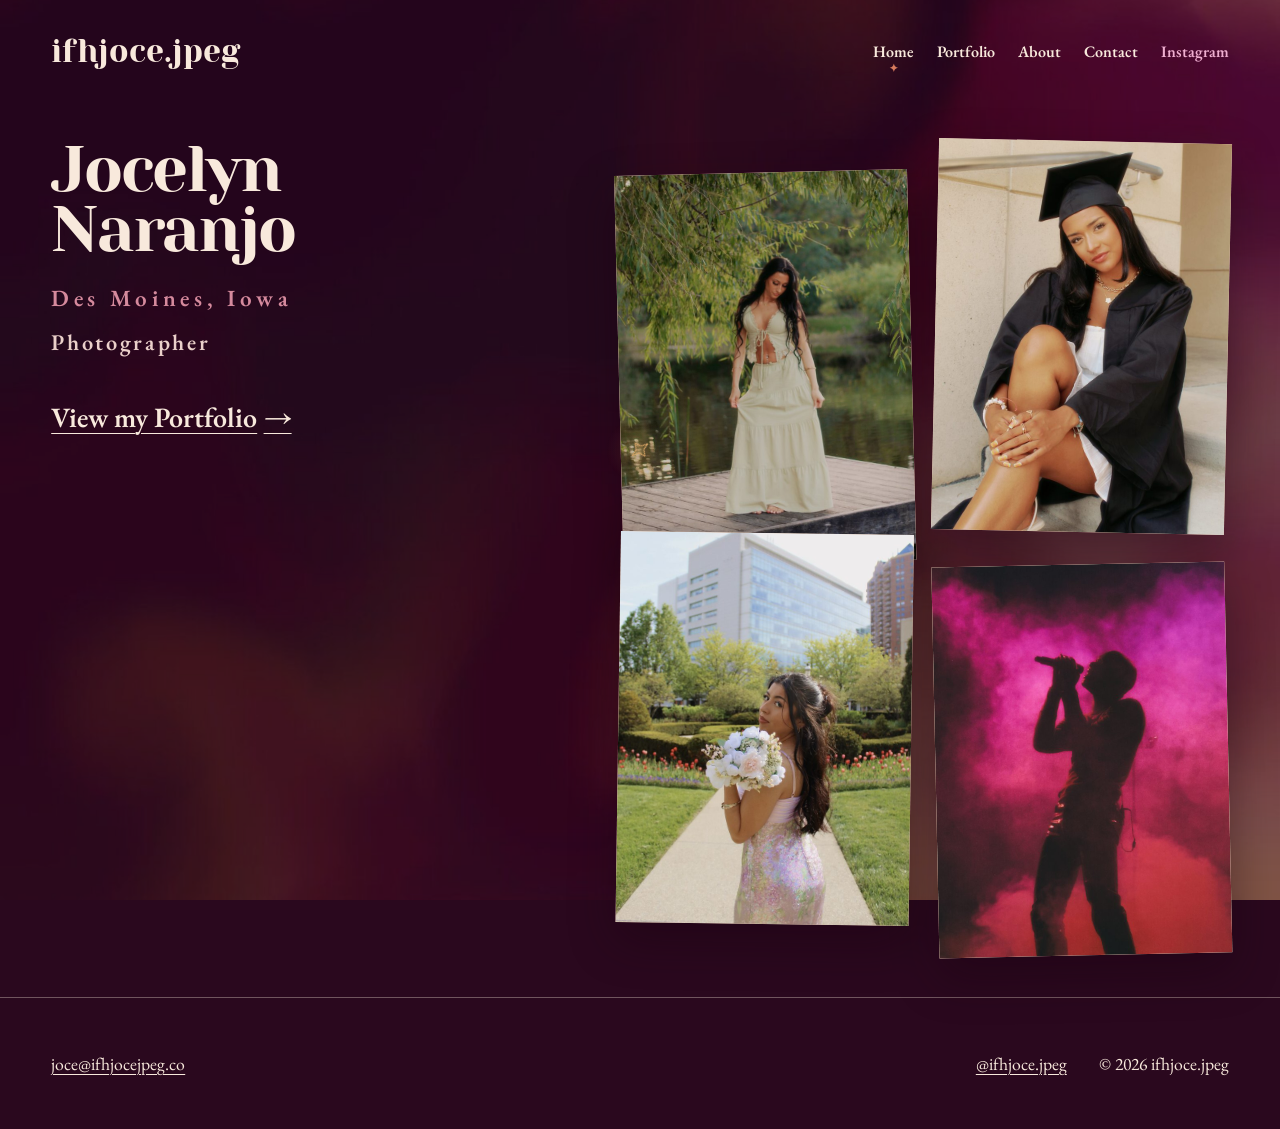
<file: index.html>
<!doctype html>
<html lang="en">
<head>
  <meta charset="utf-8">
  <meta name="viewport" content="width=device-width, initial-scale=1">
  <title>ifhjoce.jpeg</title>
  <meta name="description" content="ifhjoce.jpeg is a Des Moines, Iowa photographer creating dreamy portraits, concert photographs, city scenes, and nature imagery with an intimate analog feel.">
  <link rel="canonical" href="https://ifhjocejpeg.co/">
  <meta property="og:type" content="website">
  <meta property="og:title" content="ifhjoce.jpeg — Des Moines Photographer">
  <meta property="og:description" content="Dreamy portraits, live music, city scenes, and nature photography from Des Moines, Iowa.">
  <meta property="og:url" content="https://ifhjocejpeg.co/">
  <meta property="og:image" content="https://ifhjocejpeg.co/images/og-cover.jpg">
  <meta name="twitter:card" content="summary_large_image">
  <meta name="twitter:title" content="ifhjoce.jpeg — Des Moines Photographer">
  <meta name="twitter:description" content="Dreamy portraits, live music, city scenes, and nature photography from Des Moines, Iowa.">
  <meta name="twitter:image" content="https://ifhjocejpeg.co/images/og-cover.jpg">
  <link rel="icon" href="images/favicon.svg" type="image/svg+xml">
<link rel="icon" href="images/favicon-32.png" sizes="32x32" type="image/png">
<link rel="apple-touch-icon" href="images/apple-touch-icon.png">
  <link rel="preconnect" href="https://fonts.googleapis.com">
  <link rel="preconnect" href="https://fonts.gstatic.com" crossorigin>
  <link href="https://fonts.googleapis.com/css2?family=EB+Garamond:ital,wght@0,400;0,500;0,600;1,400&family=Yeseva+One&display=swap" rel="stylesheet">
  <link rel="stylesheet" href="assets/css/style.css">
  <script src="assets/js/main.js" defer></script>
</head>
<body class="page-home">
  <a class="skip-link" href="#main">Skip to content</a>

  <header class="site-header">
    <div class="site-header__inner shell">
      <a class="wordmark" href="index.html" aria-label="ifhjoce.jpeg home">ifhjoce.jpeg</a>
      <button class="nav-toggle" type="button" aria-expanded="false" aria-controls="site-nav" aria-label="Open navigation">
        <span></span><span></span>
      </button>
      <nav class="site-nav" id="site-nav" aria-label="Primary navigation">
        <a href="index.html" aria-current="page">Home</a>
        <a href="portfolio.html">Portfolio</a>
        <a href="about.html">About</a>
        <a href="contact.html">Contact</a>
        <a class="site-nav__instagram" href="https://instagram.com/ifhjoce.jpeg" target="_blank" rel="noreferrer">Instagram</a>
      </nav>
    </div>
  </header>

  <main id="main">
    <section class="home-intro home-intro--hero section shell" aria-labelledby="home-title">
      <div class="home-intro__copy">
        <h1 class="home-intro__title" id="home-title">Jocelyn Naranjo</h1>
        <p class="home-intro__location">Des Moines, Iowa</p>
        <p class="home-intro__role">Photographer</p>
        <a class="text-link home-intro__link" href="portfolio.html">View my Portfolio <span aria-hidden="true">→</span></a>
      </div>

      <div class="home-collage" aria-label="Featured photography collage">
        <figure class="photo-frame photo-frame--one parallax-soft">
          <img src="images/portfolio/portraits/portrait-44-1600.jpg" srcset="images/portfolio/portraits/portrait-44-720.jpg 720w, images/portfolio/portraits/portrait-44-1600.jpg 1600w" sizes="(max-width: 767px) 100vw, 50vw" width="3456" height="5184" loading="eager" decoding="async" fetchpriority="high" alt="Woman in a cream dress standing beneath willow branches by the water">
        </figure>
        <figure class="photo-frame photo-frame--two parallax-soft">
          <img src="images/home/frontpage-03-1600.jpg" srcset="images/home/frontpage-03-720.jpg 720w, images/home/frontpage-03-1600.jpg 1600w" sizes="(max-width: 767px) 100vw, 50vw" width="3456" height="5184" loading="lazy" decoding="async" alt="Graduate in a black cap and gown seated for a portrait">
        </figure>
        <figure class="photo-frame photo-frame--three parallax-soft">
          <img src="images/home/frontpage-04-1600.jpg" srcset="images/home/frontpage-04-720.jpg 720w, images/home/frontpage-04-1600.jpg 1600w" sizes="(max-width: 767px) 100vw, 50vw" width="3456" height="5184" loading="lazy" decoding="async" alt="Woman holding flowers on a garden path with city buildings behind her">
        </figure>
        <figure class="photo-frame photo-frame--four parallax-soft">
          <img src="images/portfolio/concerts/concert-14-1600.jpg" srcset="images/portfolio/concerts/concert-14-720.jpg 720w, images/portfolio/concerts/concert-14-1600.jpg 1600w" sizes="(max-width: 767px) 100vw, 50vw" width="3000" height="4000" loading="lazy" decoding="async" alt="Singer silhouetted against vivid magenta stage haze">
        </figure>
      </div>
    </section>
  </main>

  <footer class="site-footer">
    <div class="site-footer__inner shell">
      <p><a href="mailto:joce@ifhjocejpeg.co">joce@ifhjocejpeg.co</a></p>
      <p><a href="https://instagram.com/ifhjoce.jpeg" target="_blank" rel="noreferrer">@ifhjoce.jpeg</a></p>
      <p>© 2026 ifhjoce.jpeg</p>
    </div>
  </footer>

  <svg class="cursor-orbit" data-cursor-orbit viewBox="0 0 50 50" aria-hidden="true">
    <path d="M25 4l4 14 13 7-13 5-5 15-4-14-13-7 13-6 5-14Z"/>
  </svg>
  <div class="cursor-glow" data-cursor-glow aria-hidden="true"></div>
</body>
</html>
</file>
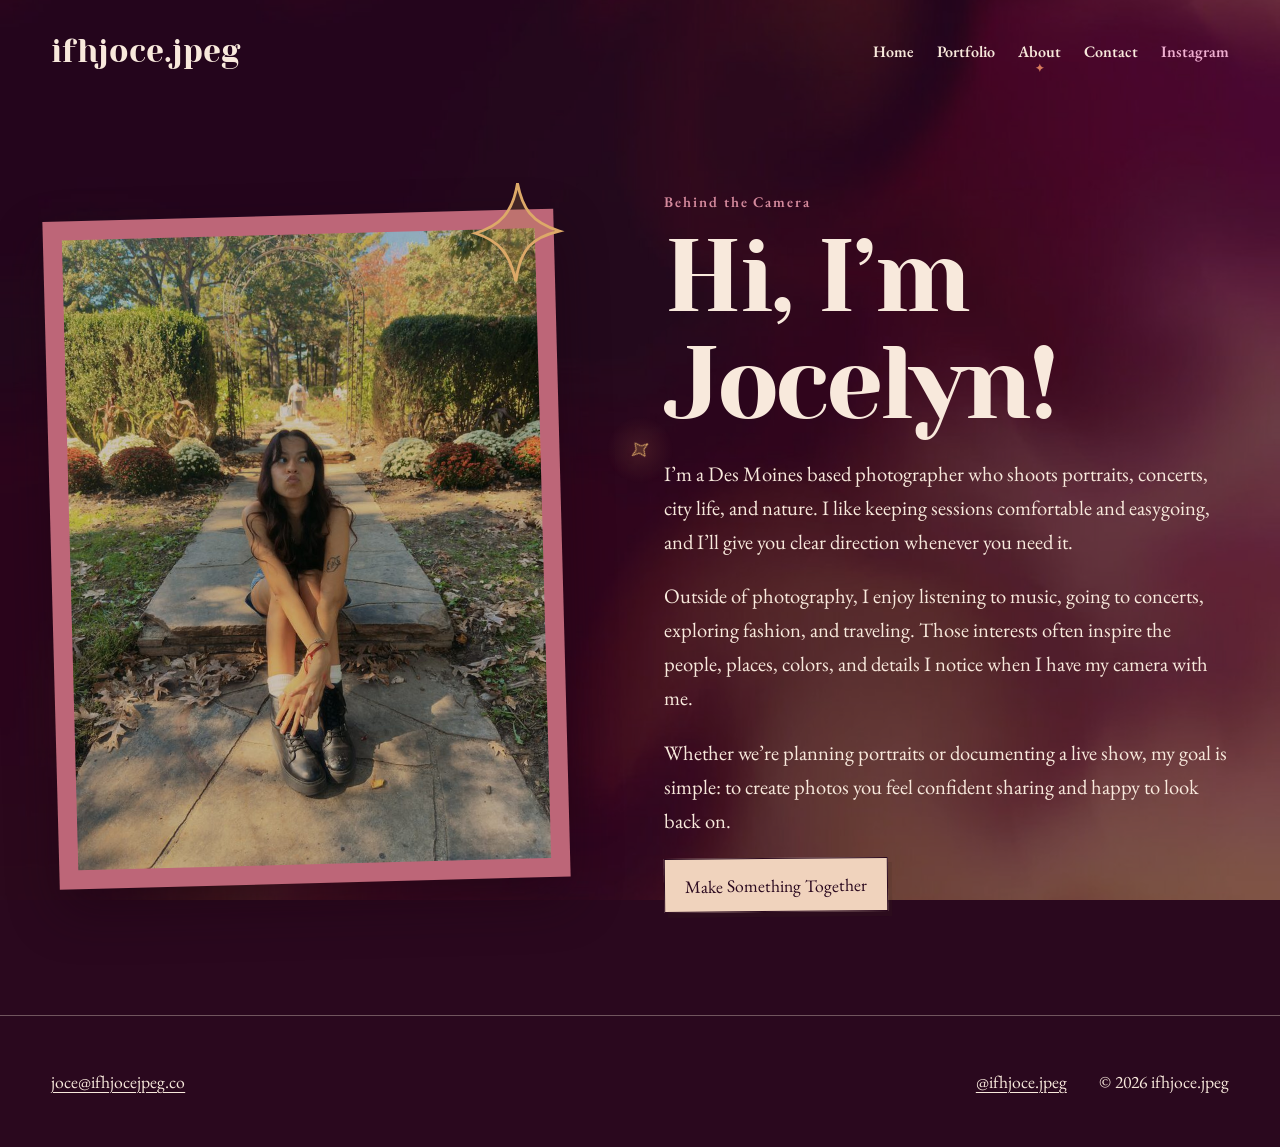
<file: about.html>
<!doctype html>
<html lang="en">
<head>
  <meta charset="utf-8">
  <meta name="viewport" content="width=device-width, initial-scale=1">
  <title>About — ifhjoce.jpeg</title>
  <meta name="description" content="Meet Jocelyn, the photographer behind ifhjoce.jpeg in Des Moines, Iowa, and learn about her approach to portraits, concerts, city scenes, and nature photography.">
  <link rel="canonical" href="https://ifhjocejpeg.co/about.html">
  <meta property="og:type" content="website">
  <meta property="og:title" content="About — ifhjoce.jpeg">
  <meta property="og:description" content="Meet the photographer behind ifhjoce.jpeg and her dreamy, intimate approach to making photographs.">
  <meta property="og:url" content="https://ifhjocejpeg.co/about.html">
  <meta property="og:image" content="https://ifhjocejpeg.co/images/og-cover.jpg">
  <meta name="twitter:card" content="summary_large_image">
  <meta name="twitter:title" content="About — ifhjoce.jpeg">
  <meta name="twitter:description" content="Meet the photographer behind ifhjoce.jpeg and her dreamy, intimate approach to making photographs.">
  <meta name="twitter:image" content="https://ifhjocejpeg.co/images/og-cover.jpg">
  <link rel="icon" href="images/favicon.svg" type="image/svg+xml">
<link rel="icon" href="images/favicon-32.png" sizes="32x32" type="image/png">
<link rel="apple-touch-icon" href="images/apple-touch-icon.png">
  <link rel="preconnect" href="https://fonts.googleapis.com">
  <link rel="preconnect" href="https://fonts.gstatic.com" crossorigin>
  <link href="https://fonts.googleapis.com/css2?family=EB+Garamond:ital,wght@0,400;0,500;0,600;1,400&family=Yeseva+One&display=swap" rel="stylesheet">
  <link rel="stylesheet" href="assets/css/style.css">
  <script src="assets/js/main.js" defer></script>
</head>
<body class="page-about">
  <a class="skip-link" href="#main">Skip to content</a>

  <header class="site-header">
    <div class="site-header__inner shell">
      <a class="wordmark" href="index.html" aria-label="ifhjoce.jpeg home">ifhjoce.jpeg</a>
      <button class="nav-toggle" type="button" aria-expanded="false" aria-controls="site-nav" aria-label="Open navigation"><span></span><span></span></button>
      <nav class="site-nav" id="site-nav" aria-label="Primary navigation">
        <a href="index.html">Home</a>
        <a href="portfolio.html">Portfolio</a>
        <a href="about.html" aria-current="page">About</a>
        <a href="contact.html">Contact</a>
        <a class="site-nav__instagram" href="https://instagram.com/ifhjoce.jpeg" target="_blank" rel="noreferrer">Instagram</a>
      </nav>
    </div>
  </header>

  <main id="main">
    <section class="about-layout section shell">
      <div class="about-layout__portrait reveal">
        <figure class="portrait-card parallax-soft">
          <img src="images/about/jocelyn-1600.jpg" srcset="images/about/jocelyn-720.jpg 720w, images/about/jocelyn-1600.jpg 1600w" sizes="(max-width: 767px) 92vw, 44vw" width="6046" height="8062" alt="Jocelyn seated on a garden path beneath an arbor" decoding="async" loading="eager">
          <svg class="portrait-card__sparkle" viewBox="0 0 80 80" aria-hidden="true"><path d="M40 4c3 18 9 28 29 35-19 4-28 11-32 35-4-20-11-29-28-35 18-5 27-14 31-35Z"/></svg>
        </figure>
      </div>

      <div class="about-layout__copy reveal">
        <p class="eyebrow">Behind the Camera</p>
        <h1>Hi, I’m Jocelyn!</h1>
        <p>I’m a Des Moines based photographer who shoots portraits, concerts, city life, and nature. I like keeping sessions comfortable and easygoing, and I’ll give you clear direction whenever you need it.</p>
        <p>Outside of photography, I enjoy listening to music, going to concerts, exploring fashion, and traveling. Those interests often inspire the people, places, colors, and details I notice when I have my camera with me.</p>
        <p>Whether we’re planning portraits or documenting a live show, my goal is simple: to create photos you feel confident sharing and happy to look back on.</p>
        <a class="button button--paper" href="contact.html">Make Something Together</a>
      </div>
    </section>

  </main>

  <footer class="site-footer">
    <div class="site-footer__inner shell">
      <p><a href="mailto:joce@ifhjocejpeg.co">joce@ifhjocejpeg.co</a></p>
      <p><a href="https://instagram.com/ifhjoce.jpeg" target="_blank" rel="noreferrer">@ifhjoce.jpeg</a></p>
      <p>© 2026 ifhjoce.jpeg</p>
    </div>
  </footer>

  <svg class="cursor-orbit" data-cursor-orbit viewBox="0 0 50 50" aria-hidden="true"><path d="M25 4l4 14 13 7-13 5-5 15-4-14-13-7 13-6 5-14Z"/></svg>
  <div class="cursor-glow" data-cursor-glow aria-hidden="true"></div>
</body>
</html>
</file>
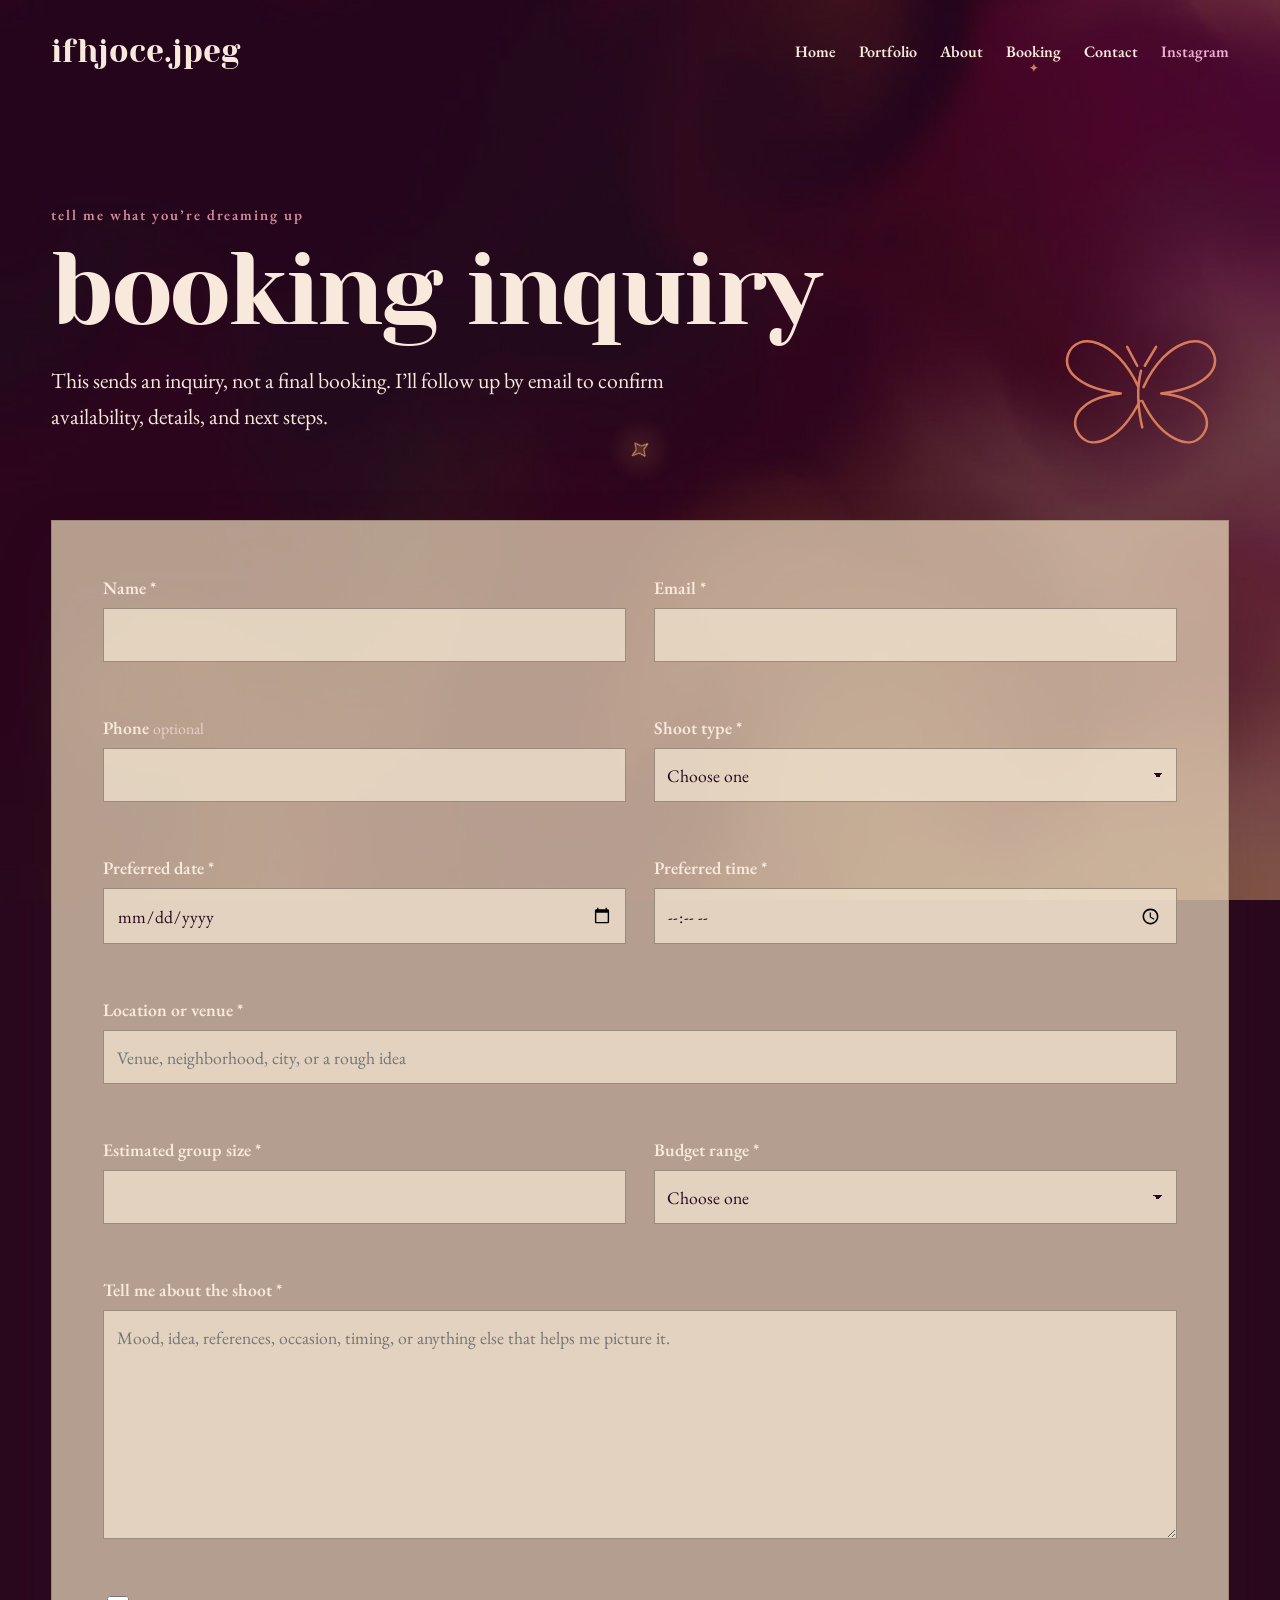
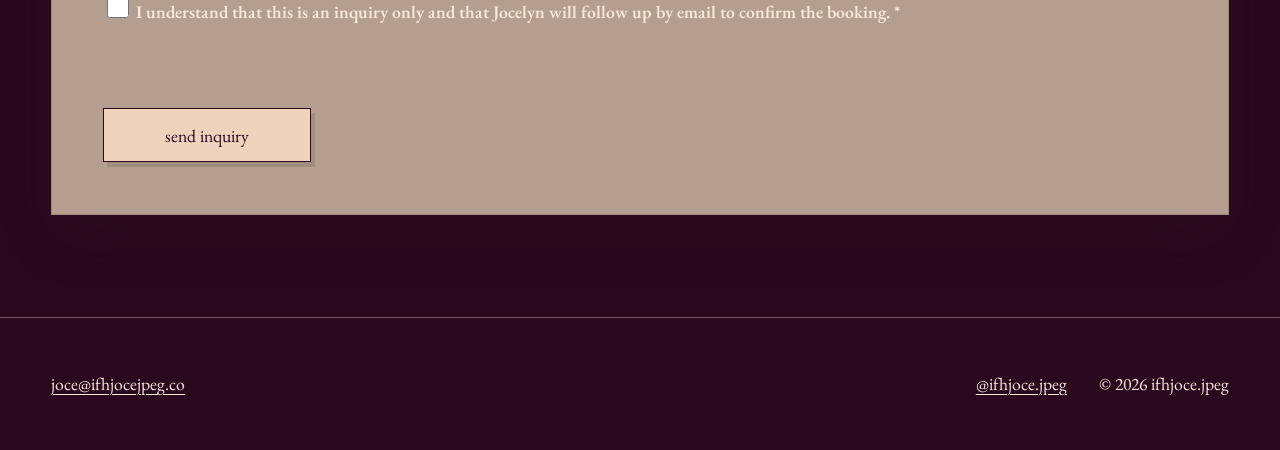
<file: booking.html>
<!doctype html>
<html lang="en">
<head>
  <meta charset="utf-8">
  <meta name="viewport" content="width=device-width, initial-scale=1">
  <title>Booking — ifhjoce.jpeg</title>
  <meta name="description" content="Send a photography inquiry to ifhjoce.jpeg for portraits, events, live music, and other shoots in Des Moines, Iowa and beyond.">
  <link rel="canonical" href="https://ifhjocejpeg.com/booking.html">
  <meta property="og:type" content="website">
  <meta property="og:title" content="Booking — ifhjoce.jpeg">
  <meta property="og:description" content="Inquire about portraits, events, live music, and other photography sessions with ifhjoce.jpeg.">
  <meta property="og:url" content="https://ifhjocejpeg.com/booking.html">
  <meta property="og:image" content="https://ifhjocejpeg.com/images/og-cover.jpg">
  <meta name="twitter:card" content="summary_large_image">
  <meta name="twitter:title" content="Booking — ifhjoce.jpeg">
  <meta name="twitter:description" content="Inquire about portraits, events, live music, and other photography sessions with ifhjoce.jpeg.">
  <meta name="twitter:image" content="https://ifhjocejpeg.com/images/og-cover.jpg">
  <link rel="icon" href="images/favicon.svg" type="image/svg+xml">
<link rel="icon" href="images/favicon-32.png" sizes="32x32" type="image/png">
<link rel="apple-touch-icon" href="images/apple-touch-icon.png">
  <link rel="preconnect" href="https://fonts.googleapis.com">
  <link rel="preconnect" href="https://fonts.gstatic.com" crossorigin>
  <link href="https://fonts.googleapis.com/css2?family=EB+Garamond:ital,wght@0,400;0,500;0,600;1,400&family=Yeseva+One&display=swap" rel="stylesheet">
  <link rel="stylesheet" href="assets/css/style.css">
  <script src="assets/js/main.js" defer></script>
</head>
<body class="page-booking">
  <a class="skip-link" href="#main">Skip to content</a>

  <header class="site-header">
    <div class="site-header__inner shell">
      <a class="wordmark" href="index.html" aria-label="ifhjoce.jpeg home">ifhjoce.jpeg</a>
      <button class="nav-toggle" type="button" aria-expanded="false" aria-controls="site-nav" aria-label="Open navigation"><span></span><span></span></button>
      <nav class="site-nav" id="site-nav" aria-label="Primary navigation">
        <a href="index.html">Home</a>
        <a href="portfolio.html">Portfolio</a>
        <a href="about.html">About</a>
        <a href="booking.html" aria-current="page">Booking</a>
        <a href="contact.html">Contact</a>
        <a class="site-nav__instagram" href="https://instagram.com/ifhjoce.jpeg" target="_blank" rel="noreferrer">Instagram</a>
      </nav>
    </div>
  </header>

  <main id="main">
    <section class="booking-intro shell reveal">
      <div>
        <p class="eyebrow">tell me what you’re dreaming up</p>
        <h1>booking inquiry</h1>
        <p>This sends an inquiry, not a final booking. I’ll follow up by email to confirm availability, details, and next steps.</p>
      </div>
      <svg class="doodle doodle--butterfly" viewBox="0 0 140 110" aria-hidden="true">
        <path d="M68 55C50 16 19 10 12 29c-5 15 13 28 42 31-31 3-43 20-33 33 11 14 34 2 48-27M72 55c18-39 49-45 56-26 5 15-13 28-42 31 31 3 43 20 33 33-11 14-34 2-48-27M70 42c-3 12-3 28 1 45M67 38l-8-15M73 38l9-15"/>
      </svg>
    </section>

    <section class="booking-card shell reveal">
      <form class="booking-form" data-booking-form novalidate>
        <div class="form-grid">
          <div class="field">
            <label for="name">Name <span aria-hidden="true">*</span></label>
            <input id="name" name="name" type="text" autocomplete="name" required aria-describedby="name-error">
            <p class="field__error" id="name-error" data-error-for="name"></p>
          </div>

          <div class="field">
            <label for="email">Email <span aria-hidden="true">*</span></label>
            <input id="email" name="email" type="email" inputmode="email" autocomplete="email" required aria-describedby="email-error">
            <p class="field__error" id="email-error" data-error-for="email"></p>
          </div>

          <div class="field">
            <label for="phone">Phone <span class="field__optional">optional</span></label>
            <input id="phone" name="phone" type="tel" inputmode="tel" autocomplete="tel" aria-describedby="phone-error">
            <p class="field__error" id="phone-error" data-error-for="phone"></p>
          </div>

          <div class="field">
            <label for="shootType">Shoot type <span aria-hidden="true">*</span></label>
            <select id="shootType" name="shootType" required aria-describedby="shootType-error">
              <option value="">Choose one</option>
              <option value="portraits">Portraits</option>
              <option value="event">Event</option>
              <option value="live music">Live music</option>
              <option value="other">Other</option>
            </select>
            <p class="field__error" id="shootType-error" data-error-for="shootType"></p>
          </div>

          <div class="field">
            <label for="preferredDate">Preferred date <span aria-hidden="true">*</span></label>
            <input id="preferredDate" name="preferredDate" type="date" required aria-describedby="preferredDate-error">
            <p class="field__error" id="preferredDate-error" data-error-for="preferredDate"></p>
          </div>

          <div class="field">
            <label for="preferredTime">Preferred time <span aria-hidden="true">*</span></label>
            <input id="preferredTime" name="preferredTime" type="time" required aria-describedby="preferredTime-error">
            <p class="field__error" id="preferredTime-error" data-error-for="preferredTime"></p>
          </div>

          <div class="field field--wide">
            <label for="location">Location or venue <span aria-hidden="true">*</span></label>
            <input id="location" name="location" type="text" autocomplete="street-address" required aria-describedby="location-error" placeholder="Venue, neighborhood, city, or a rough idea">
            <p class="field__error" id="location-error" data-error-for="location"></p>
          </div>

          <div class="field">
            <label for="groupSize">Estimated group size <span aria-hidden="true">*</span></label>
            <input id="groupSize" name="groupSize" type="number" min="1" step="1" inputmode="numeric" required aria-describedby="groupSize-error">
            <p class="field__error" id="groupSize-error" data-error-for="groupSize"></p>
          </div>

          <div class="field">
            <label for="budget">Budget range <span aria-hidden="true">*</span></label>
            <select id="budget" name="budget" required aria-describedby="budget-error">
              <option value="">Choose one</option>
              <option value="under $200">Under $200</option>
              <option value="$200–$400">$200–$400</option>
              <option value="$400–$700">$400–$700</option>
              <option value="$700+">$700+</option>
              <option value="not sure yet">Not sure yet</option>
            </select>
            <p class="field__error" id="budget-error" data-error-for="budget"></p>
          </div>

          <div class="field field--wide">
            <label for="message">Tell me about the shoot <span aria-hidden="true">*</span></label>
            <textarea id="message" name="message" rows="7" required aria-describedby="message-error" placeholder="Mood, idea, references, occasion, timing, or anything else that helps me picture it."></textarea>
            <p class="field__error" id="message-error" data-error-for="message"></p>
          </div>
        </div>

        <div class="honeypot" aria-hidden="true">
          <label for="company">Company</label>
          <input id="company" name="company" type="text" tabindex="-1" autocomplete="off">
        </div>

        <div class="field field--checkbox">
          <label class="checkbox-label" for="confirmEmail">
            <input id="confirmEmail" name="confirmEmail" type="checkbox" value="yes" required aria-describedby="confirmEmail-error">
            <span>I understand that this is an inquiry only and that Jocelyn will follow up by email to confirm the booking. <span aria-hidden="true">*</span></span>
          </label>
          <p class="field__error" id="confirmEmail-error" data-error-for="confirmEmail"></p>
        </div>

        <div class="form-status" data-form-status aria-live="polite"></div>
        <button class="button button--submit" type="submit" data-submit-button>
          <span data-submit-label>send inquiry</span>
          <span class="button__loading" data-submit-loading hidden>sending softly…</span>
        </button>
      </form>

      <div class="booking-success" data-booking-success hidden tabindex="-1">
        <p class="eyebrow">your note made it through!</p>
        <h2>thank you for reaching out!</h2>
        <p>I’ll follow up by email to talk through availability and the details. Nothing is considered final until we confirm it together.</p>
        <a class="text-link" href="portfolio.html">look through the photographs while you wait <span aria-hidden="true">→</span></a>
      </div>
    </section>
  </main>

  <footer class="site-footer">
    <div class="site-footer__inner shell">
      <p><a href="mailto:joce@ifhjocejpeg.co">joce@ifhjocejpeg.co</a></p>
      <p><a href="https://instagram.com/ifhjoce.jpeg" target="_blank" rel="noreferrer">@ifhjoce.jpeg</a></p>
      <p>© 2026 ifhjoce.jpeg</p>
    </div>
  </footer>

  <svg class="cursor-orbit" data-cursor-orbit viewBox="0 0 50 50" aria-hidden="true"><path d="M25 4l4 14 13 7-13 5-5 15-4-14-13-7 13-6 5-14Z"/></svg>
  <div class="cursor-glow" data-cursor-glow aria-hidden="true"></div>
</body>
</html>
</file>
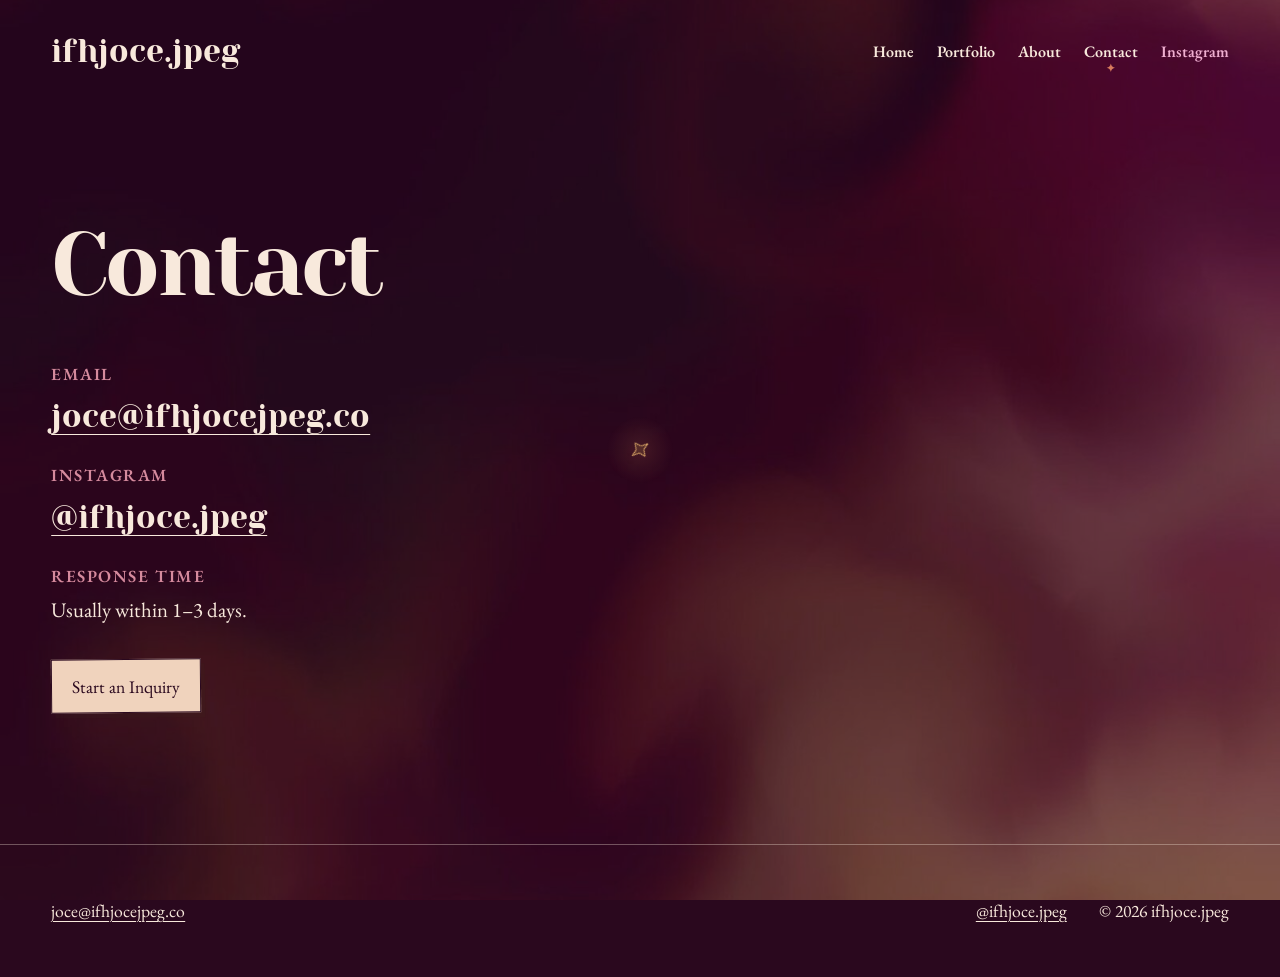
<file: contact.html>
<!doctype html>
<html lang="en">
<head>
  <meta charset="utf-8">
  <meta name="viewport" content="width=device-width, initial-scale=1">
  <title>Contact — ifhjoce.jpeg</title>
  <meta name="description" content="Contact ifhjoce.jpeg, a Des Moines, Iowa photographer, by email or Instagram and start a photography booking inquiry.">
  <link rel="canonical" href="https://ifhjocejpeg.co/contact.html">
  <meta property="og:type" content="website">
  <meta property="og:title" content="Contact — ifhjoce.jpeg">
  <meta property="og:description" content="Get in touch with ifhjoce.jpeg for photography inquiries, collaborations, and questions.">
  <meta property="og:url" content="https://ifhjocejpeg.co/contact.html">
  <meta property="og:image" content="https://ifhjocejpeg.co/images/og-cover.jpg">
  <meta name="twitter:card" content="summary_large_image">
  <meta name="twitter:title" content="Contact — ifhjoce.jpeg">
  <meta name="twitter:description" content="Get in touch with ifhjoce.jpeg for photography inquiries, collaborations, and questions.">
  <meta name="twitter:image" content="https://ifhjocejpeg.co/images/og-cover.jpg">
  <link rel="icon" href="images/favicon.svg" type="image/svg+xml">
<link rel="icon" href="images/favicon-32.png" sizes="32x32" type="image/png">
<link rel="apple-touch-icon" href="images/apple-touch-icon.png">
  <link rel="preconnect" href="https://fonts.googleapis.com">
  <link rel="preconnect" href="https://fonts.gstatic.com" crossorigin>
  <link href="https://fonts.googleapis.com/css2?family=EB+Garamond:ital,wght@0,400;0,500;0,600;1,400&family=Yeseva+One&display=swap" rel="stylesheet">
  <link rel="stylesheet" href="assets/css/style.css">
  <script src="assets/js/main.js" defer></script>
</head>
<body class="page-contact">
  <a class="skip-link" href="#main">Skip to content</a>

  <header class="site-header">
    <div class="site-header__inner shell">
      <a class="wordmark" href="index.html" aria-label="ifhjoce.jpeg home">ifhjoce.jpeg</a>
      <button class="nav-toggle" type="button" aria-expanded="false" aria-controls="site-nav" aria-label="Open navigation"><span></span><span></span></button>
      <nav class="site-nav" id="site-nav" aria-label="Primary navigation">
        <a href="index.html">Home</a>
        <a href="portfolio.html">Portfolio</a>
        <a href="about.html">About</a>
        <a href="contact.html" aria-current="page">Contact</a>
        <a class="site-nav__instagram" href="https://instagram.com/ifhjoce.jpeg" target="_blank" rel="noreferrer">Instagram</a>
      </nav>
    </div>
  </header>

  <main id="main">
    <section class="contact-layout section shell">
      <div class="contact-layout__copy reveal">
        <h1>Contact</h1>

        <div class="contact-links contact-links--direct">
          <p><span>Email</span><a href="mailto:joce@ifhjocejpeg.co">joce@ifhjocejpeg.co</a></p>
          <p><span>Instagram</span><a href="https://instagram.com/ifhjoce.jpeg" target="_blank" rel="noreferrer">@ifhjoce.jpeg</a></p>
          <p><span>Response time</span>Usually within 1–3 days.</p>
        </div>

        <a class="button button--paper" href="mailto:joce@ifhjocejpeg.co?subject=Photography%20inquiry">Start an Inquiry</a>
      </div>
    </section>
  </main>

  <footer class="site-footer">
    <div class="site-footer__inner shell">
      <p><a href="mailto:joce@ifhjocejpeg.co">joce@ifhjocejpeg.co</a></p>
      <p><a href="https://instagram.com/ifhjoce.jpeg" target="_blank" rel="noreferrer">@ifhjoce.jpeg</a></p>
      <p>© 2026 ifhjoce.jpeg</p>
    </div>
  </footer>

  <svg class="cursor-orbit" data-cursor-orbit viewBox="0 0 50 50" aria-hidden="true"><path d="M25 4l4 14 13 7-13 5-5 15-4-14-13-7 13-6 5-14Z"/></svg>
  <div class="cursor-glow" data-cursor-glow aria-hidden="true"></div>
</body>
</html>
</file>
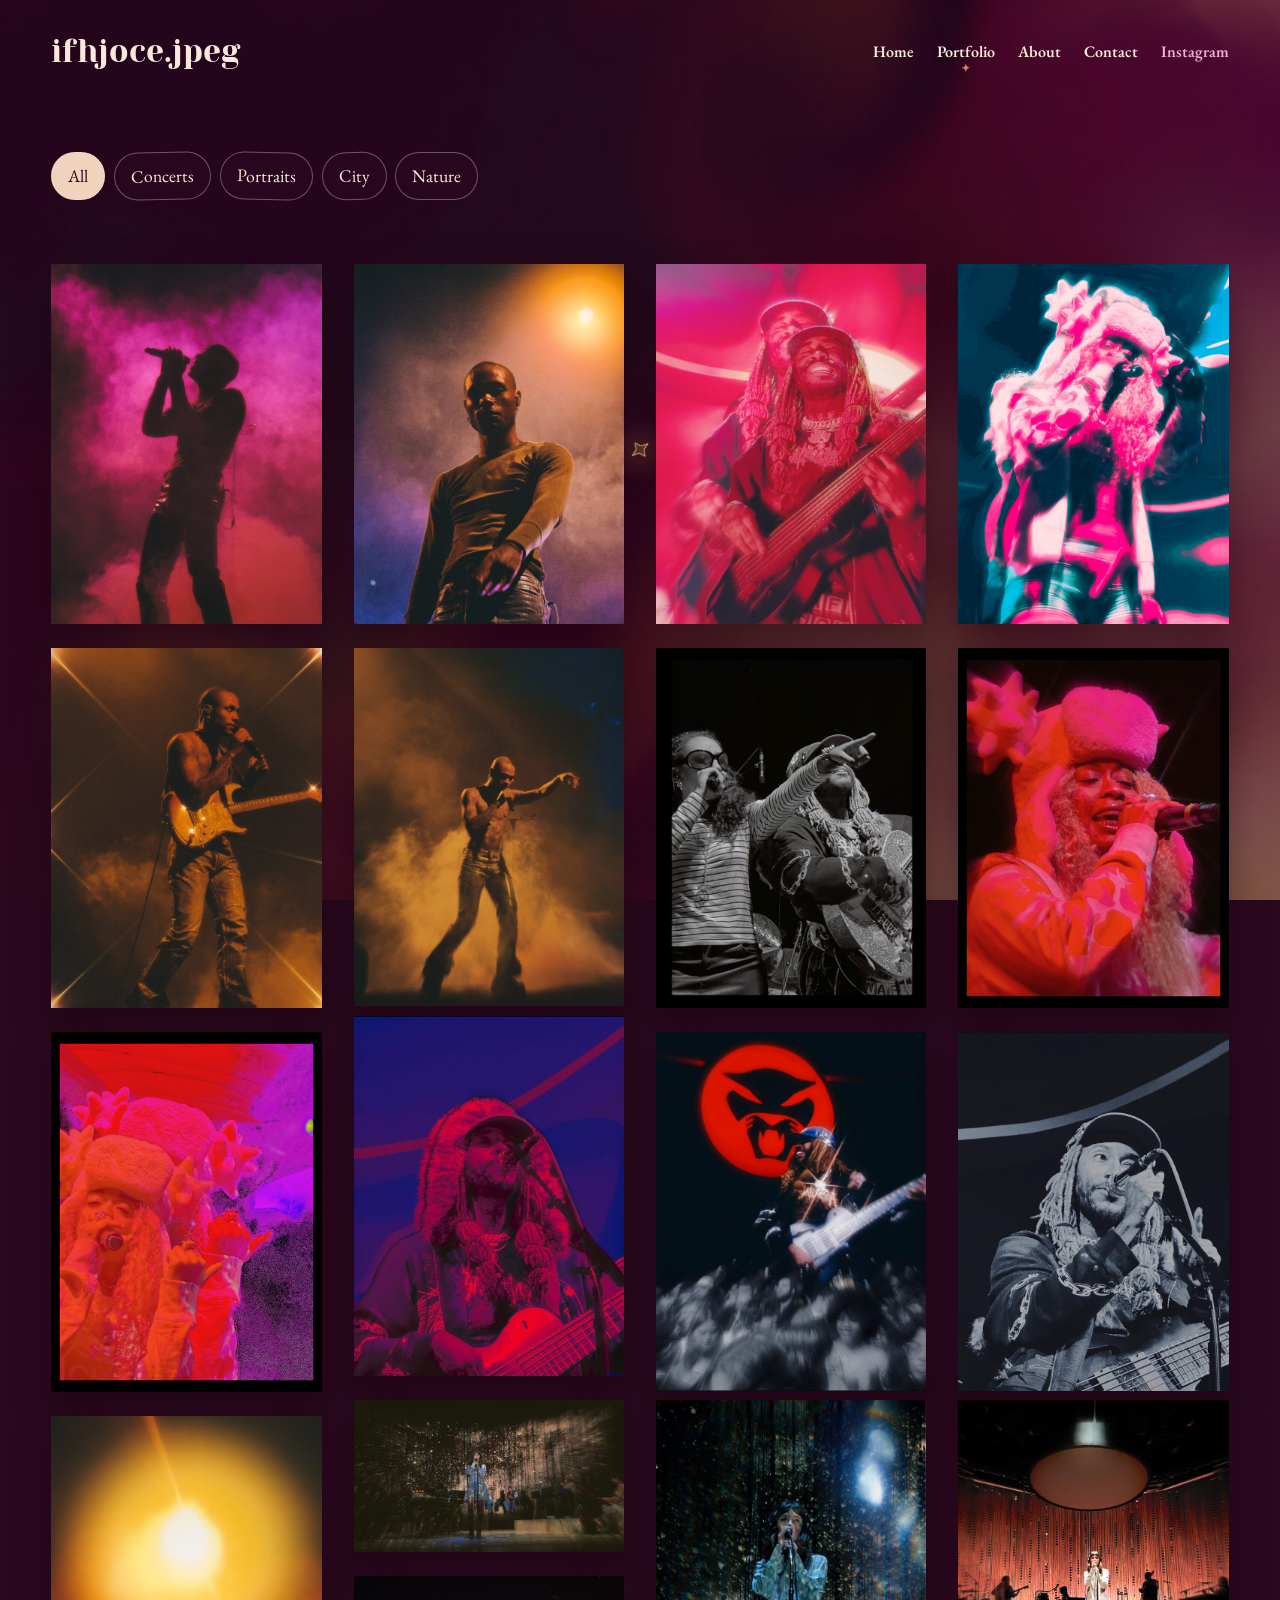
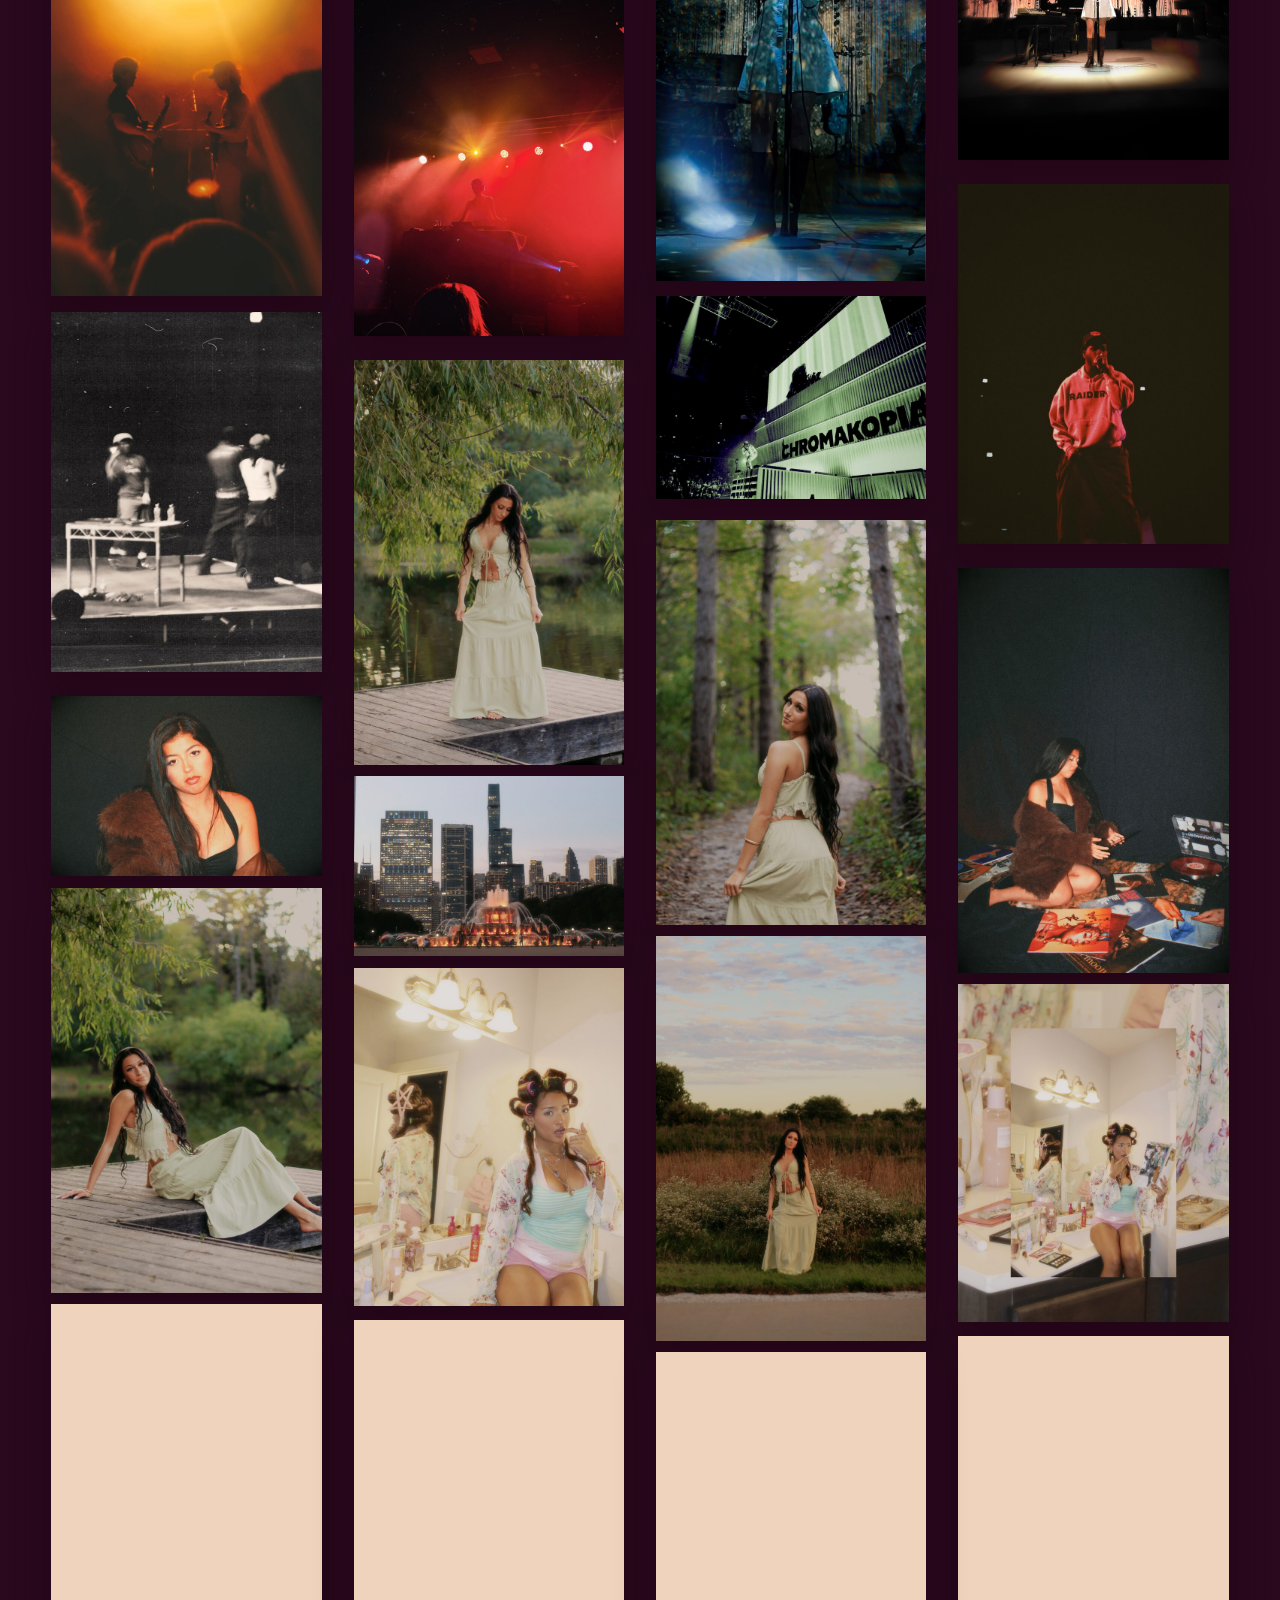
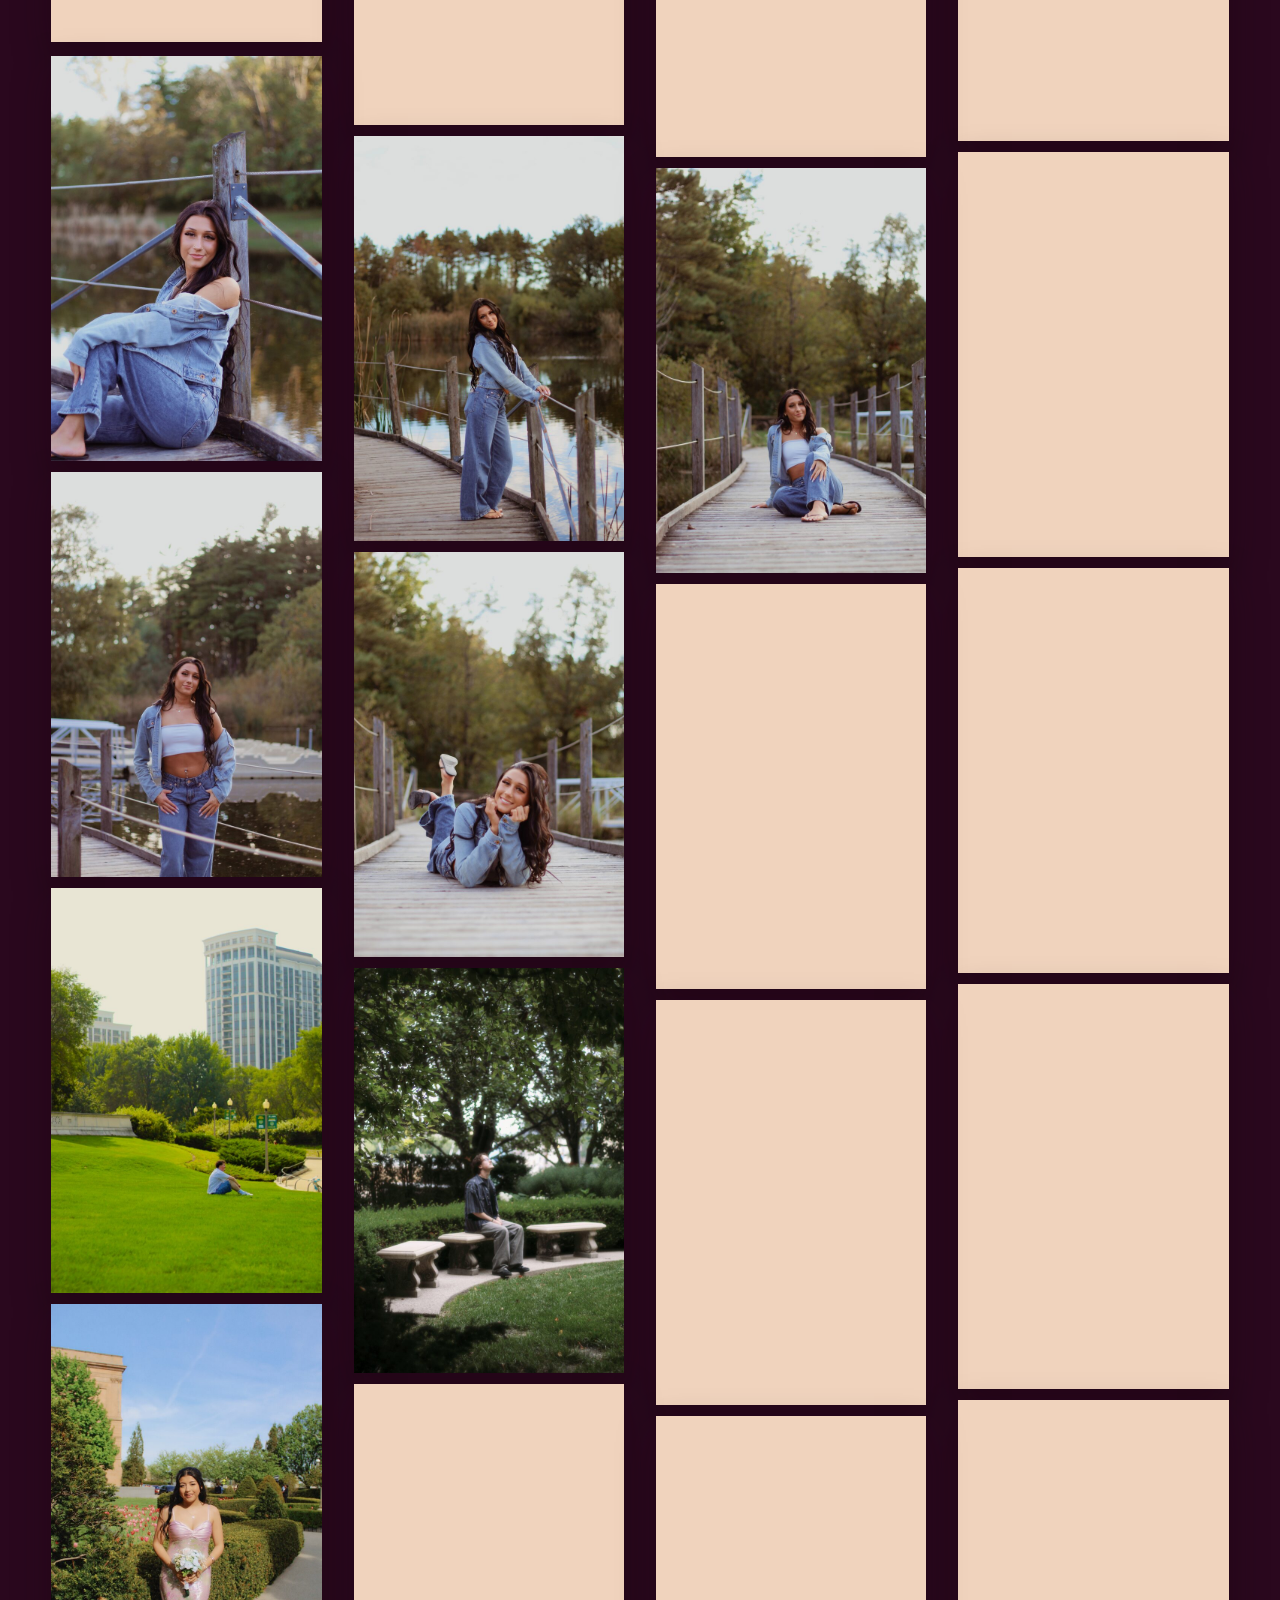
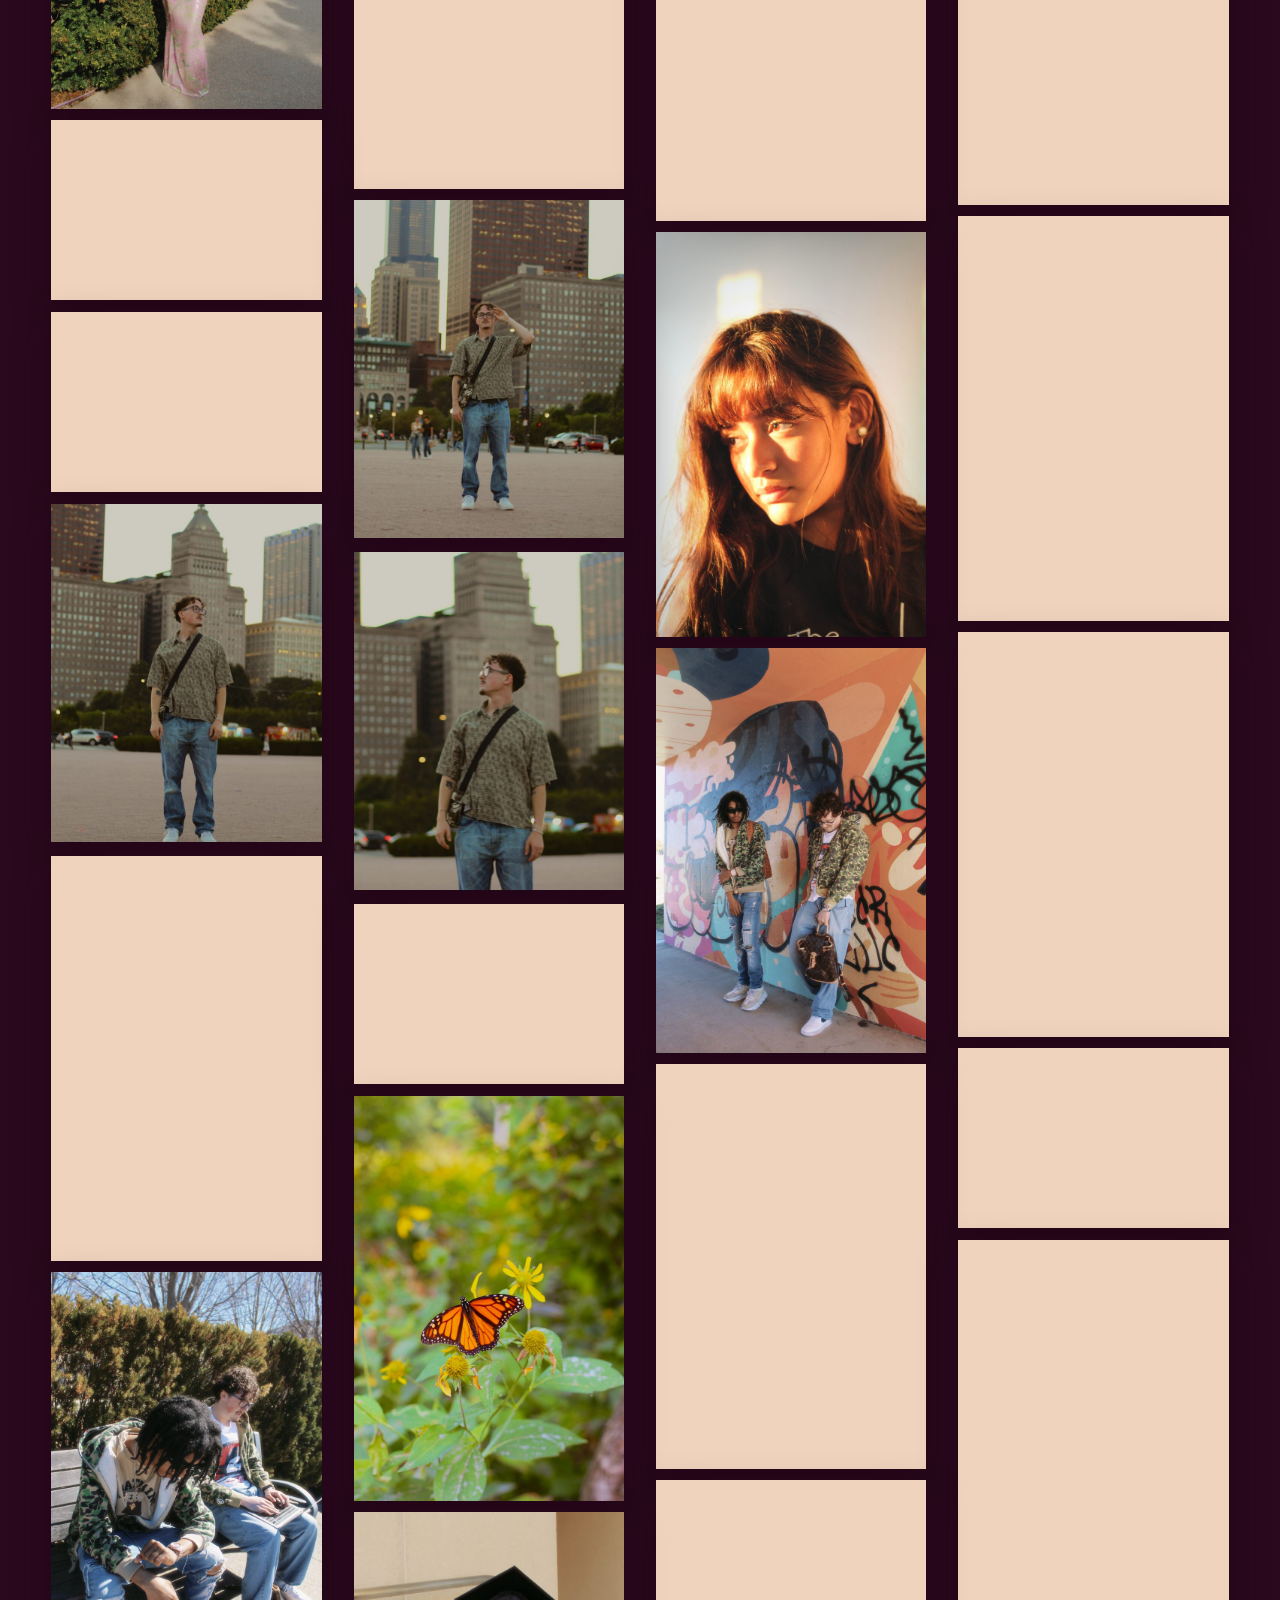
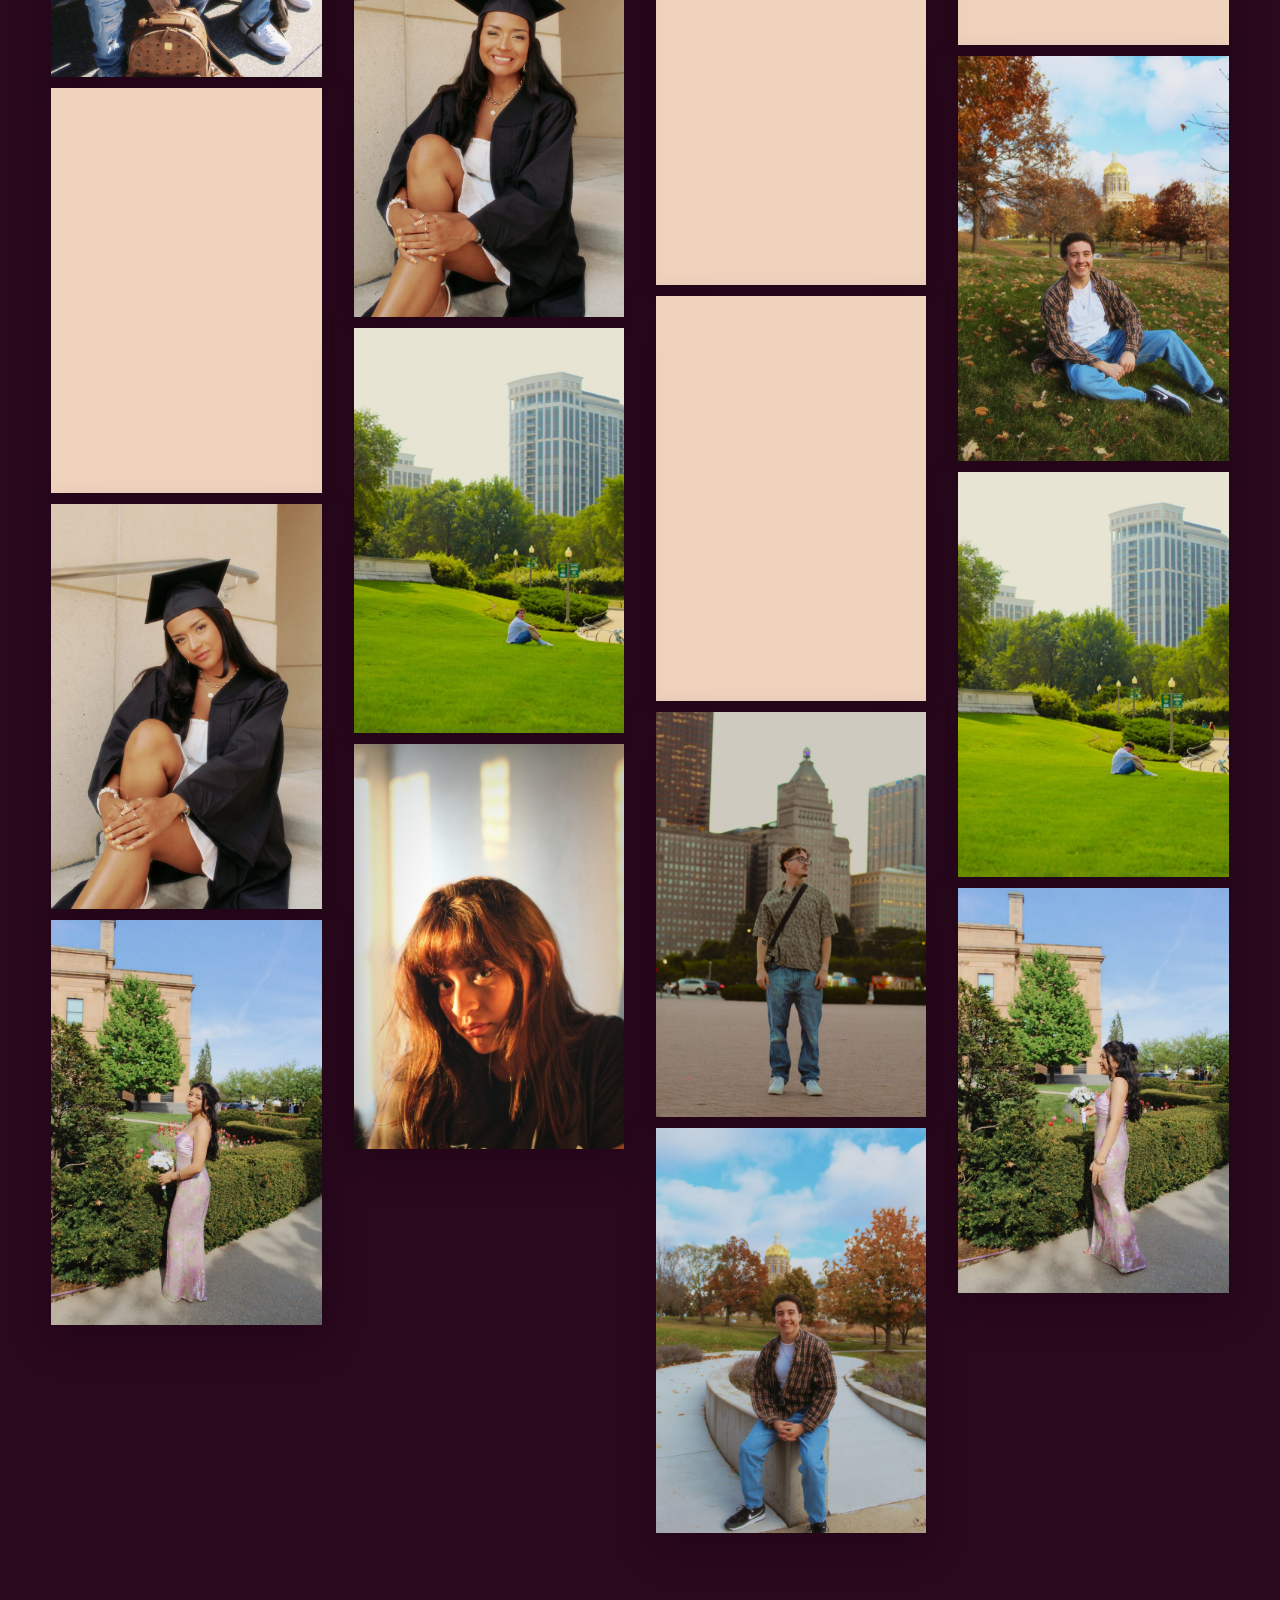
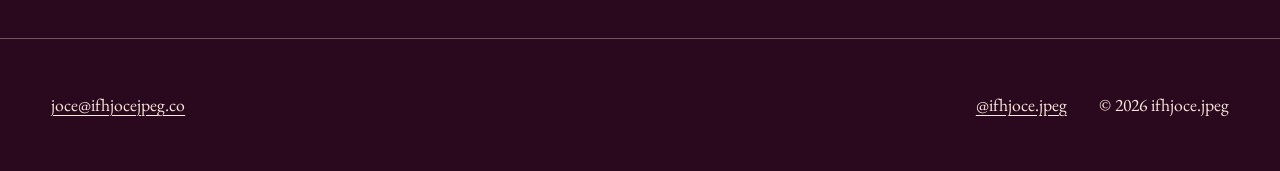
<file: portfolio.html>
<!doctype html>
<html lang="en">
<head>
  <meta charset="utf-8">
  <meta name="viewport" content="width=device-width, initial-scale=1">
  <title>Portfolio — ifhjoce.jpeg</title>
  <meta name="description" content="Explore portraits, city photography, concerts, and nature work by ifhjoce.jpeg, a photographer based in Des Moines, Iowa.">
  <link rel="canonical" href="https://ifhjocejpeg.co/portfolio.html">
  <meta property="og:type" content="website">
  <meta property="og:title" content="Portfolio — ifhjoce.jpeg">
  <meta property="og:description" content="A collage-like archive of portraits, city photography, concerts, and nature.">
  <meta property="og:url" content="https://ifhjocejpeg.co/portfolio.html">
  <meta property="og:image" content="https://ifhjocejpeg.co/images/portfolio/concerts/concert-14-1600.jpg">
  <meta property="og:image:secure_url" content="https://ifhjocejpeg.co/images/portfolio/concerts/concert-14-1600.jpg">
  <meta property="og:image:type" content="image/jpeg">
  <meta property="og:image:width" content="1600">
  <meta property="og:image:height" content="2133">
  <meta property="og:image:alt" content="Singer silhouetted against vivid magenta stage haze">
  <meta name="twitter:card" content="summary_large_image">
  <meta name="twitter:title" content="Portfolio — ifhjoce.jpeg">
  <meta name="twitter:description" content="A collage-like archive of portraits, city photography, concerts, and nature.">
  <meta name="twitter:image" content="https://ifhjocejpeg.co/images/portfolio/concerts/concert-14-1600.jpg">
  <meta name="twitter:image:alt" content="Singer silhouetted against vivid magenta stage haze">
  <link rel="icon" href="images/favicon.svg" type="image/svg+xml">
<link rel="icon" href="images/favicon-32.png" sizes="32x32" type="image/png">
<link rel="apple-touch-icon" href="images/apple-touch-icon.png">
  <link rel="preconnect" href="https://fonts.googleapis.com">
  <link rel="preconnect" href="https://fonts.gstatic.com" crossorigin>
  <link href="https://fonts.googleapis.com/css2?family=EB+Garamond:ital,wght@0,400;0,500;0,600;1,400&family=Yeseva+One&display=swap" rel="stylesheet">
  <link rel="stylesheet" href="assets/css/style.css">
  <script src="assets/js/main.js" defer></script>
</head>
<body class="page-portfolio">
  <a class="skip-link" href="#main">Skip to content</a>

  <header class="site-header">
    <div class="site-header__inner shell">
      <a class="wordmark" href="index.html" aria-label="ifhjoce.jpeg home">ifhjoce.jpeg</a>
      <button class="nav-toggle" type="button" aria-expanded="false" aria-controls="site-nav" aria-label="Open navigation">
        <span></span><span></span>
      </button>
      <nav class="site-nav" id="site-nav" aria-label="Primary navigation">
        <a href="index.html">Home</a>
        <a href="portfolio.html" aria-current="page">Portfolio</a>
        <a href="about.html">About</a>
        <a href="contact.html">Contact</a>
        <a class="site-nav__instagram" href="https://instagram.com/ifhjoce.jpeg" target="_blank" rel="noreferrer">Instagram</a>
      </nav>
    </div>
  </header>

  <main id="main">
    <section class="portfolio-section shell" aria-labelledby="portfolio-title">
      <h1 class="sr-only" id="portfolio-title">Photography portfolio</h1>
      <div class="filter-chips" role="group" aria-label="Filter portfolio by category">
        <button class="filter-chip is-active" type="button" data-filter="all" aria-pressed="true">All</button>
        <button class="filter-chip" type="button" data-filter="concerts" aria-pressed="false">Concerts</button>
        <button class="filter-chip" type="button" data-filter="portraits" aria-pressed="false">Portraits</button>
        <button class="filter-chip" type="button" data-filter="city" aria-pressed="false">City</button>
        <button class="filter-chip" type="button" data-filter="nature" aria-pressed="false">Nature</button>
      </div>

      <div class="portfolio-masonry" data-gallery>
        <figure class="gallery-card" data-category="concerts">
          <button class="gallery-card__button" type="button" data-lightbox-trigger aria-label="Open singer silhouetted against vivid magenta stage haze">
            <img src="images/portfolio/concerts/concert-14-720.jpg" width="3000" height="4000" alt="Singer silhouetted against vivid magenta stage haze" data-caption="Steve Lacy · The Armory · September 27, 2026 · © 2026 ifhjoce.jpeg. All rights reserved." loading="eager" decoding="async" fetchpriority="high">
          </button>
        </figure>
        <figure class="gallery-card" data-category="concerts">
          <button class="gallery-card__button" type="button" data-lightbox-trigger aria-label="Open performer viewed from below beneath pink and orange stage lights">
            <img src="images/portfolio/concerts/concert-13-720.jpg" width="2448" height="3264" alt="Performer viewed from below beneath pink and orange stage lights" data-caption="Steve Lacy · The Armory · September 27, 2026 · © 2026 ifhjoce.jpeg. All rights reserved." loading="lazy" decoding="async">
          </button>
        </figure>
        <figure class="gallery-card" data-category="concerts">
          <button class="gallery-card__button" type="button" data-lightbox-trigger aria-label="Open Thundercat playing bass beneath vivid red stage lights">
            <img src="images/portfolio/concerts/thundercat-valair-3-720.jpg" width="2448" height="3264" alt="Thundercat playing bass beneath vivid red stage lights" data-caption="Thundercat · Val Air Ballroom · October 26, 2026 · © 2026 ifhjoce.jpeg. All rights reserved." loading="lazy" decoding="async">
          </button>
        </figure>
        <figure class="gallery-card" data-category="concerts">
          <button class="gallery-card__button" type="button" data-lightbox-trigger aria-label="Open TiaCorine singing beneath pink and cyan stage lights">
            <img src="images/portfolio/concerts/tiacorrine-valair-6-720.jpg" width="3000" height="4000" alt="TiaCorine singing beneath pink and cyan stage lights" data-caption="TiaCorine · Val Air Ballroom · October 26, 2026 · © 2026 ifhjoce.jpeg. All rights reserved." loading="lazy" decoding="async">
          </button>
        </figure>
        <figure class="gallery-card" data-category="concerts">
          <button class="gallery-card__button" type="button" data-lightbox-trigger aria-label="Open guitarist performing beneath warm amber concert lights">
            <img src="images/portfolio/concerts/concert-12-720.jpg" width="2448" height="3264" alt="Guitarist performing beneath warm amber concert lights" data-caption="Steve Lacy · The Armory · September 27, 2026 · © 2026 ifhjoce.jpeg. All rights reserved." loading="lazy" decoding="async">
          </button>
        </figure>
        <figure class="gallery-card" data-category="concerts">
          <button class="gallery-card__button" type="button" data-lightbox-trigger aria-label="Open performer reaching toward the audience through orange stage haze">
            <img src="images/portfolio/concerts/concert-11-720.jpg" width="2994" height="3970" alt="Performer reaching toward the audience through orange stage haze" data-caption="Steve Lacy · The Armory · September 27, 2026 · © 2026 ifhjoce.jpeg. All rights reserved." loading="lazy" decoding="async">
          </button>
        </figure>
        <figure class="gallery-card" data-category="concerts">
          <button class="gallery-card__button" type="button" data-lightbox-trigger aria-label="Open Thundercat performing with a guest in black and white">
            <img src="images/portfolio/concerts/thundercat-valair-2-720.jpg" width="1206" height="1608" alt="Thundercat performing with a guest in black and white" data-caption="Thundercat · Val Air Ballroom · October 26, 2026 · © 2026 ifhjoce.jpeg. All rights reserved." loading="lazy" decoding="async">
          </button>
        </figure>
        <figure class="gallery-card" data-category="concerts">
          <button class="gallery-card__button" type="button" data-lightbox-trigger aria-label="Open TiaCorine singing in warm magenta stage light">
            <img src="images/portfolio/concerts/tiacorrine-valair-5-720.jpg" width="2160" height="2880" alt="TiaCorine singing in warm magenta stage light" data-caption="TiaCorine · Val Air Ballroom · October 26, 2026 · © 2026 ifhjoce.jpeg. All rights reserved." loading="lazy" decoding="async">
          </button>
        </figure>
        <figure class="gallery-card" data-category="concerts">
          <button class="gallery-card__button" type="button" data-lightbox-trigger aria-label="Open Thundercat playing bass under deep blue and red light">
            <img src="images/portfolio/concerts/thundercat-valair-7-720.jpg" width="1206" height="1606" alt="Thundercat playing bass under deep blue and red light" data-caption="Thundercat · Val Air Ballroom · October 26, 2026 · © 2026 ifhjoce.jpeg. All rights reserved." loading="lazy" decoding="async">
          </button>
        </figure>
        <figure class="gallery-card" data-category="concerts">
          <button class="gallery-card__button" type="button" data-lightbox-trigger aria-label="Open TiaCorine performing through saturated pink stage light">
            <img src="images/portfolio/concerts/tiacorrine-valair-4-720.jpg" width="2160" height="2880" alt="TiaCorine performing through saturated pink stage light" data-caption="TiaCorine · Val Air Ballroom · October 26, 2026 · © 2026 ifhjoce.jpeg. All rights reserved." loading="lazy" decoding="async">
          </button>
        </figure>
        <figure class="gallery-card" data-category="concerts">
          <button class="gallery-card__button" type="button" data-lightbox-trigger aria-label="Open Thundercat performing beneath a red cat emblem">
            <img src="images/portfolio/concerts/thundercat-valair-9-720.jpg" width="1206" height="1602" alt="Thundercat performing beneath a red cat emblem" data-caption="Thundercat · Val Air Ballroom · October 26, 2026 · © 2026 ifhjoce.jpeg. All rights reserved." loading="lazy" decoding="async">
          </button>
        </figure>
        <figure class="gallery-card" data-category="concerts">
          <button class="gallery-card__button" type="button" data-lightbox-trigger aria-label="Open black-and-white portrait of Thundercat at the microphone">
            <img src="images/portfolio/concerts/thundercat-valair-8-720.jpg" width="1206" height="1602" alt="Black-and-white portrait of Thundercat at the microphone" data-caption="Thundercat · Val Air Ballroom · October 26, 2026 · © 2026 ifhjoce.jpeg. All rights reserved." loading="lazy" decoding="async">
          </button>
        </figure>
        <figure class="gallery-card" data-category="concerts">
          <button class="gallery-card__button" type="button" data-lightbox-trigger aria-label="Open singer performing on a wide stage through textured light">
            <img src="images/portfolio/concerts/concert-01-720.jpg" width="3840" height="2160" alt="Singer performing on a wide stage through textured light" data-caption="Clairo · The Salt Shed · October 16, 2024 · © 2024 ifhjoce.jpeg. All rights reserved." loading="lazy" decoding="async">
          </button>
        </figure>
        <figure class="gallery-card" data-category="concerts">
          <button class="gallery-card__button" type="button" data-lightbox-trigger aria-label="Open singer framed by blue light and textured stage reflections">
            <img src="images/portfolio/concerts/concert-05-720.jpg" width="1080" height="1921" alt="Singer framed by blue light and textured stage reflections" data-caption="Clairo · The Salt Shed · October 16, 2024 · © 2024 ifhjoce.jpeg. All rights reserved." loading="lazy" decoding="async">
          </button>
        </figure>
        <figure class="gallery-card" data-category="concerts">
          <button class="gallery-card__button" type="button" data-lightbox-trigger aria-label="Open singer centered beneath a large circular stage light">
            <img src="images/portfolio/concerts/concert-07-720.jpg" width="2830" height="3774" alt="Singer centered beneath a large circular stage light" data-caption="Clairo · The Salt Shed · October 16, 2024 · © 2024 ifhjoce.jpeg. All rights reserved." loading="lazy" decoding="async">
          </button>
        </figure>
        <figure class="gallery-card" data-category="concerts">
          <button class="gallery-card__button" type="button" data-lightbox-trigger aria-label="Open musicians silhouetted beneath warm amber stage lights">
            <img src="images/portfolio/concerts/concert-10-720.jpg" width="2120" height="3769" alt="Musicians silhouetted beneath warm amber stage lights" data-caption="Djo · Allianz Amphitheater at Riverfront · July 31, 2026 · © 2026 ifhjoce.jpeg. All rights reserved." loading="lazy" decoding="async">
          </button>
        </figure>
        <figure class="gallery-card" data-category="concerts">
          <button class="gallery-card__button" type="button" data-lightbox-trigger aria-label="Open dj silhouetted behind a console in orange stage light">
            <img src="images/portfolio/concerts/concert-04-720.jpg" width="1536" height="2048" alt="DJ silhouetted behind a console in orange stage light" loading="lazy" decoding="async">
          </button>
        </figure>
        <figure class="gallery-card" data-category="concerts">
          <button class="gallery-card__button" type="button" data-lightbox-trigger aria-label="Open rapper in a raiders hoodie performing on a dark stage">
            <img src="images/portfolio/concerts/concert-02-720.jpg" width="1440" height="1920" alt="Rapper in a Raiders hoodie performing on a dark stage" data-caption="Lil Yachty · United Center · July 1, 2025 · © 2025 ifhjoce.jpeg. All rights reserved." loading="lazy" decoding="async">
          </button>
        </figure>
        <figure class="gallery-card" data-category="concerts">
          <button class="gallery-card__button" type="button" data-lightbox-trigger aria-label="Open Tyler, the Creator performing beneath green Chromakopia stage lighting">
            <img src="images/portfolio/concerts/concert-09-720.jpg" width="4000" height="3000" alt="Tyler, the Creator performing beneath green Chromakopia stage lighting" data-caption="Tyler, the Creator · United Center · July 1, 2025 · © 2025 ifhjoce.jpeg. All rights reserved." loading="lazy" decoding="async">
          </button>
        </figure>
        <figure class="gallery-card" data-category="concerts">
          <button class="gallery-card__button" type="button" data-lightbox-trigger aria-label="Open black-and-white concert scene with performers gathered on stage">
            <img src="images/portfolio/concerts/concert-06-720.jpg" width="1440" height="1920" alt="Black-and-white concert scene with performers gathered on stage" data-caption="Paris Texas · United Center · July 1, 2025 · © 2025 ifhjoce.jpeg. All rights reserved." loading="lazy" decoding="async">
          </button>
        </figure>
        <figure class="gallery-card" data-category="portraits">
          <button class="gallery-card__button" type="button" data-lightbox-trigger aria-label="Open woman in a cream dress standing beneath willow branches by the water">
            <img src="images/portfolio/portraits/portrait-44-720.jpg" width="3456" height="5184" alt="Woman in a cream dress standing beneath willow branches by the water" loading="lazy" decoding="async">
          </button>
        </figure>
        <figure class="gallery-card" data-category="portraits">
          <button class="gallery-card__button" type="button" data-lightbox-trigger aria-label="Open woman in a cream dress looking back along a wooded path">
            <img src="images/portfolio/portraits/portrait-38-720.jpg" width="3456" height="5184" alt="Woman in a cream dress looking back along a wooded path" loading="lazy" decoding="async">
          </button>
        </figure>
        <figure class="gallery-card" data-category="portraits">
          <button class="gallery-card__button" type="button" data-lightbox-trigger aria-label="Open woman in a brown coat seated beside a film clapperboard against a dark backdrop">
            <img src="images/portfolio/portraits/portrait-36-720.jpg" width="2731" height="4096" alt="Woman in a brown coat seated beside a film clapperboard against a dark backdrop" loading="lazy" decoding="async">
          </button>
        </figure>
        <figure class="gallery-card" data-category="portraits">
          <button class="gallery-card__button" type="button" data-lightbox-trigger aria-label="Open close portrait of a woman wrapped in a brown faux-fur coat">
            <img src="images/portfolio/portraits/portrait-37-720.jpg" width="4096" height="2731" alt="Close portrait of a woman wrapped in a brown faux-fur coat" loading="lazy" decoding="async">
          </button>
        </figure>
        <figure class="gallery-card" data-category="city">
          <button class="gallery-card__button" type="button" data-lightbox-trigger aria-label="Open buckingham fountain glowing in front of the chicago skyline">
            <img src="images/portfolio/city/city-03-720.jpg" width="5184" height="3456" alt="Buckingham Fountain glowing in front of the Chicago skyline" loading="lazy" decoding="async">
          </button>
        </figure>
        <figure class="gallery-card" data-category="portraits">
          <button class="gallery-card__button" type="button" data-lightbox-trigger aria-label="Open woman in a cream dress seated beside a pond">
            <img src="images/portfolio/portraits/portrait-43-720.jpg" width="3456" height="5184" alt="Woman in a cream dress seated beside a pond" loading="lazy" decoding="async">
          </button>
        </figure>
        <figure class="gallery-card" data-category="portraits">
          <button class="gallery-card__button" type="button" data-lightbox-trigger aria-label="Open woman in a cream dress standing in a wildflower meadow at dusk">
            <img src="images/portfolio/portraits/portrait-40-720.jpg" width="3456" height="5184" alt="Woman in a cream dress standing in a wildflower meadow at dusk" loading="lazy" decoding="async">
          </button>
        </figure>
        <figure class="gallery-card" data-category="portraits">
          <button class="gallery-card__button" type="button" data-lightbox-trigger aria-label="Open woman wearing hair rollers preparing at a bathroom vanity">
            <img src="images/portfolio/portraits/portrait-33-720.jpg" width="2160" height="2700" alt="Woman wearing hair rollers preparing at a bathroom vanity" loading="lazy" decoding="async">
          </button>
        </figure>
        <figure class="gallery-card" data-category="portraits">
          <button class="gallery-card__button" type="button" data-lightbox-trigger aria-label="Open woman in hair rollers reflected between bathroom mirrors">
            <img src="images/portfolio/portraits/portrait-34-720.jpg" width="2160" height="2700" alt="Woman in hair rollers reflected between bathroom mirrors" loading="lazy" decoding="async">
          </button>
        </figure>
        <figure class="gallery-card" data-category="portraits">
          <button class="gallery-card__button" type="button" data-lightbox-trigger aria-label="Open woman in hair rollers arranging her hair at a bathroom vanity">
            <img src="images/portfolio/portraits/portrait-35-720.jpg" width="2160" height="2700" alt="Woman in hair rollers arranging her hair at a bathroom vanity" loading="lazy" decoding="async">
          </button>
        </figure>
        <figure class="gallery-card" data-category="nature">
          <button class="gallery-card__button" type="button" data-lightbox-trigger aria-label="Open close photograph of a tabby cat with green eyes">
            <img src="images/portfolio/nature/nature-05-720.jpg" width="3456" height="5184" alt="Close photograph of a tabby cat with green eyes" loading="lazy" decoding="async">
          </button>
        </figure>
        <figure class="gallery-card" data-category="portraits">
          <button class="gallery-card__button" type="button" data-lightbox-trigger aria-label="Open woman in a cream dress standing at the edge of a pond">
            <img src="images/portfolio/portraits/portrait-47-720.jpg" width="3456" height="5184" alt="Woman in a cream dress standing at the edge of a pond" loading="lazy" decoding="async">
          </button>
        </figure>
        <figure class="gallery-card" data-category="portraits">
          <button class="gallery-card__button" type="button" data-lightbox-trigger aria-label="Open woman in a cream dress seated among tall grasses">
            <img src="images/portfolio/portraits/portrait-41-720.jpg" width="3456" height="5184" alt="Woman in a cream dress seated among tall grasses" loading="lazy" decoding="async">
          </button>
        </figure>
        <figure class="gallery-card" data-category="portraits">
          <button class="gallery-card__button" type="button" data-lightbox-trigger aria-label="Open woman in a denim jacket leaning against a rustic fence beside a pond">
            <img src="images/portfolio/portraits/portrait-46-720.jpg" width="3456" height="5184" alt="Woman in a denim jacket leaning against a rustic fence beside a pond" loading="lazy" decoding="async">
          </button>
        </figure>
        <figure class="gallery-card" data-category="portraits">
          <button class="gallery-card__button" type="button" data-lightbox-trigger aria-label="Open woman in a denim jacket standing on a wooden footbridge">
            <img src="images/portfolio/portraits/portrait-45-720.jpg" width="3456" height="5184" alt="Woman in a denim jacket standing on a wooden footbridge" loading="lazy" decoding="async">
          </button>
        </figure>
        <figure class="gallery-card" data-category="city">
          <button class="gallery-card__button" type="button" data-lightbox-trigger aria-label="Open chicago flag seen beyond soft foreground wildflowers">
            <img src="images/portfolio/city/city-02-720.jpg" width="3220" height="4832" alt="Chicago flag seen beyond soft foreground wildflowers" loading="lazy" decoding="async">
          </button>
        </figure>
        <figure class="gallery-card" data-category="portraits">
          <button class="gallery-card__button" type="button" data-lightbox-trigger aria-label="Open woman in a denim jacket reclining on a wooden footbridge">
            <img src="images/portfolio/portraits/portrait-39-720.jpg" width="3456" height="5184" alt="Woman in a denim jacket reclining on a wooden footbridge" loading="lazy" decoding="async">
          </button>
        </figure>
        <figure class="gallery-card" data-category="portraits">
          <button class="gallery-card__button" type="button" data-lightbox-trigger aria-label="Open woman in a denim jacket seated near a lakeside dock">
            <img src="images/portfolio/portraits/portrait-48-720.jpg" width="3456" height="5184" alt="Woman in a denim jacket seated near a lakeside dock" loading="lazy" decoding="async">
          </button>
        </figure>
        <figure class="gallery-card" data-category="portraits">
          <button class="gallery-card__button" type="button" data-lightbox-trigger aria-label="Open woman in a denim jacket lying playfully on a wooden footbridge">
            <img src="images/portfolio/portraits/portrait-42-720.jpg" width="3456" height="5184" alt="Woman in a denim jacket lying playfully on a wooden footbridge" loading="lazy" decoding="async">
          </button>
        </figure>
        <figure class="gallery-card" data-category="nature">
          <button class="gallery-card__button" type="button" data-lightbox-trigger aria-label="Open turquoise shoreline beneath blue clouds and distant mountains">
            <img src="images/portfolio/nature/nature-03-720.jpg" width="3456" height="5184" alt="Turquoise shoreline beneath blue clouds and distant mountains" loading="lazy" decoding="async">
          </button>
        </figure>
        <figure class="gallery-card" data-category="portraits">
          <button class="gallery-card__button" type="button" data-lightbox-trigger aria-label="Open woman in a pink dress posing beside manicured garden hedges">
            <img src="images/portfolio/portraits/portrait-13-720.jpg" width="3456" height="5184" alt="Woman in a pink dress posing beside manicured garden hedges" loading="lazy" decoding="async">
          </button>
        </figure>
        <figure class="gallery-card" data-category="portraits">
          <button class="gallery-card__button" type="button" data-lightbox-trigger aria-label="Open woman holding flowers on a garden path with city buildings behind her">
            <img src="images/portfolio/portraits/portrait-16-720.jpg" width="3207" height="4811" alt="Woman holding flowers on a garden path with city buildings behind her" loading="lazy" decoding="async">
          </button>
        </figure>
        <figure class="gallery-card" data-category="portraits">
          <button class="gallery-card__button" type="button" data-lightbox-trigger aria-label="Open woman holding a bouquet with modern city architecture behind her">
            <img src="images/portfolio/portraits/portrait-30-720.jpg" width="3456" height="5184" alt="Woman holding a bouquet with modern city architecture behind her" loading="lazy" decoding="async">
          </button>
        </figure>
        <figure class="gallery-card" data-category="portraits">
          <button class="gallery-card__button" type="button" data-lightbox-trigger aria-label="Open woman holding flowers on a sunlit garden path">
            <img src="images/portfolio/portraits/portrait-26-720.jpg" width="3456" height="5184" alt="Woman holding flowers on a sunlit garden path" loading="lazy" decoding="async">
          </button>
        </figure>
        <figure class="gallery-card" data-category="portraits">
          <button class="gallery-card__button" type="button" data-lightbox-trigger aria-label="Open woman in a pink dress posing in a landscaped garden">
            <img src="images/portfolio/portraits/portrait-19-720.jpg" width="3456" height="5184" alt="Woman in a pink dress posing in a landscaped garden" loading="lazy" decoding="async">
          </button>
        </figure>
        <figure class="gallery-card" data-category="portraits">
          <button class="gallery-card__button" type="button" data-lightbox-trigger aria-label="Open woman in a pink dress walking through a formal garden">
            <img src="images/portfolio/portraits/portrait-14-720.jpg" width="3456" height="5184" alt="Woman in a pink dress walking through a formal garden" loading="lazy" decoding="async">
          </button>
        </figure>
        <figure class="gallery-card" data-category="portraits">
          <button class="gallery-card__button" type="button" data-lightbox-trigger aria-label="Open close portrait in warm sunlight with dramatic shadows">
            <img src="images/portfolio/portraits/portrait-07-720.jpg" width="3456" height="5184" alt="Close portrait in warm sunlight with dramatic shadows" loading="lazy" decoding="async">
          </button>
        </figure>
        <figure class="gallery-card" data-category="portraits">
          <button class="gallery-card__button" type="button" data-lightbox-trigger aria-label="Open close portrait lit by warm low-angle sunlight">
            <img src="images/portfolio/portraits/portrait-18-720.jpg" width="3456" height="5184" alt="Close portrait lit by warm low-angle sunlight" loading="lazy" decoding="async">
          </button>
        </figure>
        <figure class="gallery-card" data-category="portraits">
          <button class="gallery-card__button" type="button" data-lightbox-trigger aria-label="Open close portrait with warm sunlight across the face">
            <img src="images/portfolio/portraits/portrait-27-720.jpg" width="3456" height="5184" alt="Close portrait with warm sunlight across the face" loading="lazy" decoding="async">
          </button>
        </figure>
        <figure class="gallery-card" data-category="city">
          <button class="gallery-card__button" type="button" data-lightbox-trigger aria-label="Open chicago skyline glowing beside buckingham fountain at dusk">
            <img src="images/portfolio/city/city-01-720.jpg" width="5052" height="3368" alt="Chicago skyline glowing beside Buckingham Fountain at dusk" loading="lazy" decoding="async">
          </button>
        </figure>
        <figure class="gallery-card" data-category="portraits">
          <button class="gallery-card__button" type="button" data-lightbox-trigger aria-label="Open graduate in a black cap and gown seated for a portrait">
            <img src="images/portfolio/portraits/portrait-03-720.jpg" width="2160" height="2700" alt="Graduate in a black cap and gown seated for a portrait" loading="lazy" decoding="async">
          </button>
        </figure>
        <figure class="gallery-card" data-category="portraits">
          <button class="gallery-card__button" type="button" data-lightbox-trigger aria-label="Open smiling graduate in a black cap and gown">
            <img src="images/portfolio/portraits/portrait-05-720.jpg" width="3456" height="5184" alt="Smiling graduate in a black cap and gown" loading="lazy" decoding="async">
          </button>
        </figure>
        <figure class="gallery-card" data-category="portraits">
          <button class="gallery-card__button" type="button" data-lightbox-trigger aria-label="Open graduate seated in a black cap and gown">
            <img src="images/portfolio/portraits/portrait-28-720.jpg" width="3456" height="5184" alt="Graduate seated in a black cap and gown" loading="lazy" decoding="async">
          </button>
        </figure>
        <figure class="gallery-card" data-category="portraits">
          <button class="gallery-card__button" type="button" data-lightbox-trigger aria-label="Open portrait of a man standing in front of a textured blue wall">
            <img src="images/portfolio/portraits/portrait-12-720.jpg" width="4949" height="3299" alt="Portrait of a man standing in front of a textured blue wall" loading="lazy" decoding="async">
          </button>
        </figure>
        <figure class="gallery-card" data-category="portraits">
          <button class="gallery-card__button" type="button" data-lightbox-trigger aria-label="Open portrait of a man standing in downtown chicago at golden hour">
            <img src="images/portfolio/portraits/portrait-01-720.jpg" width="2160" height="2700" alt="Portrait of a man standing in downtown Chicago at golden hour" loading="lazy" decoding="async">
          </button>
        </figure>
        <figure class="gallery-card" data-category="portraits">
          <button class="gallery-card__button" type="button" data-lightbox-trigger aria-label="Open portrait of a man standing in a downtown plaza with the skyline behind him">
            <img src="images/portfolio/portraits/portrait-02-720.jpg" width="2160" height="2700" alt="Portrait of a man standing in a downtown plaza with the skyline behind him" loading="lazy" decoding="async">
          </button>
        </figure>
        <figure class="gallery-card" data-category="portraits">
          <button class="gallery-card__button" type="button" data-lightbox-trigger aria-label="Open portrait of a man standing downtown with historic buildings behind him">
            <img src="images/portfolio/portraits/portrait-09-720.jpg" width="3456" height="5184" alt="Portrait of a man standing downtown with historic buildings behind him" loading="lazy" decoding="async">
          </button>
        </figure>
        <figure class="gallery-card" data-category="portraits">
          <button class="gallery-card__button" type="button" data-lightbox-trigger aria-label="Open portrait of a man standing in a city plaza at dusk">
            <img src="images/portfolio/portraits/portrait-32-720.jpg" width="3456" height="5184" alt="Portrait of a man standing in a city plaza at dusk" loading="lazy" decoding="async">
          </button>
        </figure>
        <figure class="gallery-card" data-category="nature">
          <button class="gallery-card__button" type="button" data-lightbox-trigger aria-label="Open monarch butterfly perched against a soft green garden background">
            <img src="images/portfolio/nature/nature-02-720.jpg" width="3456" height="5184" alt="Monarch butterfly perched against a soft green garden background" loading="lazy" decoding="async">
          </button>
        </figure>
        <figure class="gallery-card" data-category="nature">
          <button class="gallery-card__button" type="button" data-lightbox-trigger aria-label="Open monarch butterfly with orange wings perched on wildflowers">
            <img src="images/portfolio/nature/nature-04-720.jpg" width="5184" height="3456" alt="Monarch butterfly with orange wings perched on wildflowers" loading="lazy" decoding="async">
          </button>
        </figure>
        <figure class="gallery-card" data-category="nature">
          <button class="gallery-card__button" type="button" data-lightbox-trigger aria-label="Open monarch butterfly resting among green leaves and yellow flowers">
            <img src="images/portfolio/nature/nature-06-720.jpg" width="5184" height="3456" alt="Monarch butterfly resting among green leaves and yellow flowers" loading="lazy" decoding="async">
          </button>
        </figure>
        <figure class="gallery-card" data-category="nature">
          <button class="gallery-card__button" type="button" data-lightbox-trigger aria-label="Open monarch butterfly resting on yellow wildflowers">
            <img src="images/portfolio/nature/nature-01-720.jpg" width="3456" height="5184" alt="Monarch butterfly resting on yellow wildflowers" loading="lazy" decoding="async">
          </button>
        </figure>
        <figure class="gallery-card" data-category="nature">
          <button class="gallery-card__button" type="button" data-lightbox-trigger aria-label="Open monarch butterfly viewed from behind on a garden stem">
            <img src="images/portfolio/nature/nature-07-720.jpg" width="3456" height="5184" alt="Monarch butterfly viewed from behind on a garden stem" loading="lazy" decoding="async">
          </button>
        </figure>
        <figure class="gallery-card" data-category="portraits">
          <button class="gallery-card__button" type="button" data-lightbox-trigger aria-label="Open portrait of a man seated outdoors beside autumn trees">
            <img src="images/portfolio/portraits/portrait-04-720.jpg" width="3456" height="5184" alt="Portrait of a man seated outdoors beside autumn trees" loading="lazy" decoding="async">
          </button>
        </figure>
        <figure class="gallery-card" data-category="portraits">
          <button class="gallery-card__button" type="button" data-lightbox-trigger aria-label="Open portrait of a man seated near autumn trees and a city building">
            <img src="images/portfolio/portraits/portrait-22-720.jpg" width="3456" height="5184" alt="Portrait of a man seated near autumn trees and a city building" loading="lazy" decoding="async">
          </button>
        </figure>
        <figure class="gallery-card" data-category="portraits">
          <button class="gallery-card__button" type="button" data-lightbox-trigger aria-label="Open portrait of a man seated in grass beneath orange autumn leaves">
            <img src="images/portfolio/portraits/portrait-24-720.jpg" width="3456" height="5184" alt="Portrait of a man seated in grass beneath orange autumn leaves" loading="lazy" decoding="async">
          </button>
        </figure>
        <figure class="gallery-card" data-category="portraits">
          <button class="gallery-card__button" type="button" data-lightbox-trigger aria-label="Open two people posing beneath a colorful painted mural">
            <img src="images/portfolio/portraits/portrait-06-720.jpg" width="3456" height="5184" alt="Two people posing beneath a colorful painted mural" loading="lazy" decoding="async">
          </button>
        </figure>
        <figure class="gallery-card" data-category="portraits">
          <button class="gallery-card__button" type="button" data-lightbox-trigger aria-label="Open two people posing in front of a colorful mural">
            <img src="images/portfolio/portraits/portrait-25-720.jpg" width="3456" height="5184" alt="Two people posing in front of a colorful mural" loading="lazy" decoding="async">
          </button>
        </figure>
        <figure class="gallery-card" data-category="portraits">
          <button class="gallery-card__button" type="button" data-lightbox-trigger aria-label="Open two people posing together beneath a colorful mural">
            <img src="images/portfolio/portraits/portrait-31-720.jpg" width="3456" height="5184" alt="Two people posing together beneath a colorful mural" loading="lazy" decoding="async">
          </button>
        </figure>
        <figure class="gallery-card" data-category="portraits">
          <button class="gallery-card__button" type="button" data-lightbox-trigger aria-label="Open three friends seated together outdoors in winter light">
            <img src="images/portfolio/portraits/portrait-17-720.jpg" width="3456" height="5184" alt="Three friends seated together outdoors in winter light" loading="lazy" decoding="async">
          </button>
        </figure>
        <figure class="gallery-card" data-category="portraits">
          <button class="gallery-card__button" type="button" data-lightbox-trigger aria-label="Open candid portrait of friends sitting together on a park bench">
            <img src="images/portfolio/portraits/portrait-21-720.jpg" width="3128" height="4693" alt="Candid portrait of friends sitting together on a park bench" loading="lazy" decoding="async">
          </button>
        </figure>
        <figure class="gallery-card" data-category="portraits">
          <button class="gallery-card__button" type="button" data-lightbox-trigger aria-label="Open two people framed against a civic building and deep blue sky">
            <img src="images/portfolio/portraits/portrait-11-720.jpg" width="3128" height="4693" alt="Two people framed against a civic building and deep blue sky" loading="lazy" decoding="async">
          </button>
        </figure>
        <figure class="gallery-card" data-category="portraits">
          <button class="gallery-card__button" type="button" data-lightbox-trigger aria-label="Open portrait of a person seated under trees at a stone picnic table">
            <img src="images/portfolio/portraits/portrait-29-720.jpg" width="3456" height="5184" alt="Portrait of a person seated under trees at a stone picnic table" loading="lazy" decoding="async">
          </button>
        </figure>
        <figure class="gallery-card" data-category="portraits">
          <button class="gallery-card__button" type="button" data-lightbox-trigger aria-label="Open portrait subject seated in a bright city park">
            <img src="images/portfolio/portraits/portrait-10-720.jpg" width="3456" height="5184" alt="Portrait subject seated in a bright city park" loading="lazy" decoding="async">
          </button>
        </figure>
        <figure class="gallery-card" data-category="portraits">
          <button class="gallery-card__button" type="button" data-lightbox-trigger aria-label="Open person seated alone on a wide green lawn">
            <img src="images/portfolio/portraits/portrait-08-720.jpg" width="3456" height="5184" alt="Person seated alone on a wide green lawn" loading="lazy" decoding="async">
          </button>
        </figure>
        <figure class="gallery-card" data-category="portraits">
          <button class="gallery-card__button" type="button" data-lightbox-trigger aria-label="Open portrait subject seated on a lawn beneath a city skyline">
            <img src="images/portfolio/portraits/portrait-15-720.jpg" width="3456" height="5184" alt="Portrait subject seated on a lawn beneath a city skyline" loading="lazy" decoding="async">
          </button>
        </figure>
        <figure class="gallery-card" data-category="portraits">
          <button class="gallery-card__button" type="button" data-lightbox-trigger aria-label="Open portrait subject seated alone on a broad green lawn">
            <img src="images/portfolio/portraits/portrait-20-720.jpg" width="3456" height="5184" alt="Portrait subject seated alone on a broad green lawn" loading="lazy" decoding="async">
          </button>
        </figure>
        <figure class="gallery-card" data-category="portraits">
          <button class="gallery-card__button" type="button" data-lightbox-trigger aria-label="Open distant portrait subject seated in an expansive city park">
            <img src="images/portfolio/portraits/portrait-23-720.jpg" width="3456" height="5184" alt="Distant portrait subject seated in an expansive city park" loading="lazy" decoding="async">
          </button>
        </figure>
      </div>
    </section>
  </main>

  <div class="lightbox" data-lightbox hidden>
    <div class="lightbox__backdrop" data-lightbox-backdrop></div>
    <div class="lightbox__dialog" role="dialog" aria-modal="true" aria-label="Expanded photograph">
      <button class="lightbox__close" type="button" data-lightbox-close aria-label="Close lightbox">×</button>
      <button class="lightbox__nav lightbox__nav--prev" type="button" data-lightbox-prev aria-label="Previous photograph">←</button>
      <figure class="lightbox__figure">
        <img data-lightbox-image src="images/portfolio/portraits/portrait-01-720.jpg" width="2160" height="2700" alt="">
        <figcaption class="lightbox__caption" data-lightbox-caption hidden></figcaption>
      </figure>
      <button class="lightbox__nav lightbox__nav--next" type="button" data-lightbox-next aria-label="Next photograph">→</button>
    </div>
  </div>

  <footer class="site-footer">
    <div class="site-footer__inner shell">
      <p><a href="mailto:joce@ifhjocejpeg.co">joce@ifhjocejpeg.co</a></p>
      <p><a href="https://instagram.com/ifhjoce.jpeg" target="_blank" rel="noreferrer">@ifhjoce.jpeg</a></p>
      <p>© 2026 ifhjoce.jpeg</p>
    </div>
  </footer>

  <svg class="cursor-orbit" data-cursor-orbit viewBox="0 0 50 50" aria-hidden="true"><path d="M25 4l4 14 13 7-13 5-5 15-4-14-13-7 13-6 5-14Z"/></svg>
  <div class="cursor-glow" data-cursor-glow aria-hidden="true"></div>
</body>
</html>
</file>
<file: assets/css/style.css>
:root {
  --cream: #f8e9dc;
  --muted-gold: #dda968;
  --moss: #d58a9d;
  --faded-orange: #d77b5d;
  --dusty-pink: #d49aae;
  --deep-brown: #2a081e;
  --dream-purple: #efafd0;
  --paper: #f0d3bd;
  --ink-soft: #ead0ca;
  --shadow: rgba(25, 0, 16, 0.4);
  --surface: rgba(42, 8, 30, 0.82);
  --line: rgba(248, 233, 220, 0.34);
  --shell: min(92vw, 1600px);
  --section-space: clamp(4rem, 8vw, 9rem);
  --display: "Yeseva One", Georgia, serif;
  --body: "EB Garamond", Georgia, serif;
}

* {
  box-sizing: border-box;
}

html {
  scroll-behavior: smooth;
  background: var(--deep-brown);
}

body {
  position: relative;
  isolation: isolate;
  margin: 0;
  min-width: 0;
  overflow-x: hidden;
  color: var(--cream);
  background: var(--deep-brown);
  font-family: var(--body);
  font-size: clamp(1rem, 0.96rem + 0.18vw, 1.12rem);
  line-height: 1.65;
  padding-bottom: env(safe-area-inset-bottom);
}

body::before,
body::after {
  position: fixed;
  inset: 0;
  z-index: -2;
  content: "";
  pointer-events: none;
}

body::before {
  background-image: url("../../images/background/site-background-720.jpg");
  background-position: center;
  background-size: cover;
}

body::after {
  z-index: -1;
  background: rgba(30, 3, 22, 0.48);
}

img,
svg {
  display: block;
  max-width: 100%;
}

img {
  height: auto;
}

a {
  color: inherit;
  text-decoration-thickness: 1px;
  text-underline-offset: 0.22em;
}

button,
input,
select,
textarea {
  font: inherit;
}

button,
a,
input,
select,
textarea {
  -webkit-tap-highlight-color: transparent;
}

button {
  color: inherit;
}

:focus-visible {
  outline: 2px dashed var(--muted-gold);
  outline-offset: 4px;
}

::selection {
  color: var(--cream);
  background: var(--dream-purple);
}

.shell {
  width: var(--shell);
  margin-inline: auto;
}

.section {
  padding-block: var(--section-space);
}

.sr-only {
  position: absolute;
  width: 1px;
  height: 1px;
  padding: 0;
  margin: -1px;
  overflow: hidden;
  clip: rect(0, 0, 0, 0);
  white-space: nowrap;
  border: 0;
}

.skip-link {
  position: fixed;
  left: 1rem;
  top: 1rem;
  z-index: 10001;
  transform: translateY(-180%);
  padding: 0.7rem 1rem;
  background: var(--deep-brown);
  color: var(--cream);
  border-radius: 999px;
}

.skip-link:focus {
  transform: translateY(0);
}

.eyebrow {
  margin: 0 0 0.6rem;
  color: var(--moss);
  font-size: clamp(0.83rem, 0.78rem + 0.18vw, 1rem);
  font-weight: 600;
  letter-spacing: 0.13em;
}

h1,
h2,
h3,
p {
  margin-top: 0;
}

h1,
h2,
h3 {
  font-family: var(--display);
  font-weight: 400;
  line-height: 1.04;
}

h1 {
  font-size: clamp(2.75rem, 8vw, 7.4rem);
  letter-spacing: -0.035em;
}

h2 {
  font-size: clamp(2.15rem, 5vw, 4.9rem);
  letter-spacing: -0.025em;
}

p {
  max-width: 66ch;
}

.text-link {
  display: inline-flex;
  gap: 0.55rem;
  align-items: center;
  min-height: 44px;
  color: var(--cream);
  font-weight: 600;
}

.button {
  display: inline-flex;
  min-height: 48px;
  align-items: center;
  justify-content: center;
  border: 1px solid var(--deep-brown);
  padding: 0.72rem 1.25rem;
  color: var(--deep-brown);
  background: var(--paper);
  text-decoration: none;
  cursor: pointer;
  box-shadow: 4px 5px 0 rgba(58, 42, 31, 0.14);
  transition: transform 220ms ease, box-shadow 220ms ease, background-color 220ms ease;
}

.button--paper {
  transform: rotate(-0.5deg);
}

.button--submit {
  margin-top: 1.25rem;
  min-width: min(100%, 13rem);
}

.button:disabled {
  cursor: wait;
  opacity: 0.68;
}

/* Header */
.site-header {
  position: relative;
  z-index: 200;
  padding-top: calc(0.75rem + env(safe-area-inset-top));
  color: var(--cream);
}

.site-header__inner {
  min-height: 72px;
  display: flex;
  align-items: center;
  justify-content: space-between;
  gap: 1rem;
}

.wordmark {
  position: relative;
  z-index: 205;
  font-family: var(--display);
  font-size: clamp(1.35rem, 2.5vw, 2.15rem);
  text-decoration: none;
  white-space: nowrap;
}

.nav-toggle {
  position: relative;
  z-index: 205;
  display: grid;
  width: 48px;
  height: 48px;
  place-items: center;
  border: 1px solid var(--line);
  border-radius: 50%;
  background: var(--surface);
  cursor: pointer;
}

.nav-toggle span {
  position: absolute;
  width: 20px;
  height: 1px;
  background: var(--cream);
  transition: transform 240ms ease;
}

.nav-toggle span:first-child {
  transform: translateY(-4px);
}

.nav-toggle span:last-child {
  transform: translateY(4px);
}

.nav-toggle[aria-expanded="true"] span:first-child {
  transform: rotate(45deg);
}

.nav-toggle[aria-expanded="true"] span:last-child {
  transform: rotate(-45deg);
}

.site-nav {
  position: fixed;
  inset: 0;
  z-index: 200;
  display: flex;
  flex-direction: column;
  justify-content: center;
  gap: 0.45rem;
  padding: calc(6rem + env(safe-area-inset-top)) max(7vw, 1.25rem) calc(3rem + env(safe-area-inset-bottom));
  background: rgba(42, 8, 30, 0.97);
  transform: translateX(102%);
  visibility: hidden;
  transition: transform 420ms cubic-bezier(.2, .8, .2, 1), visibility 0s linear 420ms;
}

.site-nav.is-open {
  transform: translateX(0);
  visibility: visible;
  transition-delay: 0s;
}

.site-nav a {
  width: fit-content;
  min-height: 44px;
  display: flex;
  align-items: center;
  font-family: var(--display);
  font-size: clamp(2rem, 8vw, 4.2rem);
  text-decoration: none;
}

.site-nav a[aria-current="page"]::after {
  content: "✦";
  margin-left: 0.65rem;
  color: var(--faded-orange);
  font-family: Georgia, serif;
  font-size: 0.48em;
}

.site-nav__instagram {
  margin-top: 1rem;
  color: var(--dream-purple);
}

body.nav-open {
  overflow: hidden;
}

/* Home hero and collage */
.home-intro {
  display: grid;
  gap: clamp(3rem, 9vw, 8rem);
  align-items: center;
}

.home-intro--hero {
  min-height: auto;
  align-items: start;
  align-content: start;
  padding-block: clamp(2rem, 4vw, 4.5rem);
}

.home-intro__copy {
  position: relative;
  z-index: 2;
}

.home-intro__title {
  max-width: 10ch;
  margin-bottom: clamp(0.8rem, 1.5vw, 1.25rem);
  font-size: clamp(2.9rem, 5vw, 4.75rem);
  line-height: 0.94;
  text-wrap: balance;
}

.home-intro__link {
  display: inline-flex;
  min-height: 48px;
  align-items: center;
  gap: 0.4rem;
  font-size: clamp(1.25rem, 1.2vw + 0.9rem, 1.75rem);
}

.home-intro__copy p:not(.eyebrow) {
  font-size: clamp(1.1rem, 1rem + 0.5vw, 1.45rem);
}

.home-intro__copy p.home-intro__location {
  margin: 0 0 0.45rem;
  color: var(--moss);
  font-size: clamp(1.05rem, 1.2vw + 0.75rem, 1.45rem);
  font-weight: 600;
  letter-spacing: 0.2em;
}

.home-intro__copy p.home-intro__role {
  margin: 0 0 clamp(1.25rem, 2.5vw, 2rem);
  color: var(--ink-soft);
  font-size: clamp(1.05rem, 1vw + 0.8rem, 1.4rem);
  font-weight: 600;
  letter-spacing: 0.12em;
}

.home-collage {
  position: relative;
  display: grid;
  gap: 1rem;
}

.home-intro--hero .home-collage {
  grid-template-columns: repeat(2, minmax(0, 1fr));
  align-items: start;
  gap: clamp(0.75rem, 3vw, 1.5rem);
}

.photo-frame {
  position: relative;
  aspect-ratio: 3 / 4;
  margin: 0;
  overflow: hidden;
  background: var(--paper);
  box-shadow: 0 18px 45px var(--shadow);
}

.photo-frame img {
  width: 100%;
  height: 100%;
  object-fit: cover;
  transition: transform 800ms ease;
}

.home-note {
  position: relative;
  display: grid;
  justify-items: center;
  gap: 1.4rem;
  padding-block: clamp(3rem, 8vw, 7rem);
  text-align: center;
}

.home-note p {
  max-width: 28ch;
  margin: 0;
  font-family: var(--display);
  font-size: clamp(1.8rem, 4vw, 3.7rem);
  line-height: 1.18;
}

.doodle {
  fill: none;
  stroke: currentColor;
  stroke-width: 2;
  stroke-linecap: round;
  stroke-linejoin: round;
}

.doodle--sun {
  width: clamp(4.5rem, 9vw, 7rem);
  color: var(--faded-orange);
  transform: rotate(-4deg);
}

.doodle--spiral {
  width: clamp(5rem, 10vw, 8rem);
  color: var(--dream-purple);
  transform: rotate(7deg);
}


.doodle--moon {
  width: clamp(5rem, 10vw, 8rem);
  color: var(--dream-purple);
}

.doodle--butterfly {
  width: clamp(7rem, 15vw, 11rem);
  color: var(--faded-orange);
}

.booking-intro h1,
.about-layout h1,
.contact-layout h1 {
  margin-bottom: 1.2rem;
}

.booking-intro p:not(.eyebrow),
.contact-layout__copy > p {
  font-size: clamp(1.1rem, 1rem + 0.45vw, 1.42rem);
}

/* Portfolio */
.portfolio-section {
  padding-bottom: var(--section-space);
}

.filter-chips {
  display: flex;
  gap: 0.55rem;
  flex-wrap: wrap;
  margin-bottom: clamp(2rem, 5vw, 4.5rem);
}

.filter-chip {
  min-height: 44px;
  padding: 0.52rem 1rem;
  border: 1px solid var(--line);
  border-radius: 999px;
  color: var(--cream);
  background: var(--surface);
  cursor: pointer;
  transition: transform 220ms ease, background-color 220ms ease, color 220ms ease;
}

.filter-chip:nth-child(2n) {
  transform: rotate(-1deg);
}

.filter-chip:nth-child(3n) {
  transform: rotate(1.2deg);
}

.filter-chip.is-active {
  color: var(--deep-brown);
  background: var(--paper);
}

.portfolio-masonry {
  display: grid;
  grid-template-columns: minmax(0, 1fr);
  align-items: start;
  gap: clamp(1rem, 2.5vw, 2.4rem);
}

.portfolio-masonry.is-masonry {
  grid-auto-rows: 8px;
  row-gap: 8px;
}

.gallery-card {
  min-width: 0;
  margin: 0;
  transition: opacity 220ms ease;
}


.gallery-card.is-filtering-out {
  opacity: 0;
}

.gallery-card[hidden] {
  display: none;
}

.gallery-card__button {
  position: relative;
  width: 100%;
  min-height: 44px;
  display: block;
  overflow: hidden;
  padding: 0;
  border: 0;
  background: var(--paper);
  box-shadow: 0 14px 35px var(--shadow);
  cursor: zoom-in;
}

.gallery-card__button img {
  width: 100%;
  height: auto;
}

.lightbox[hidden] {
  display: none;
}

.lightbox {
  position: fixed;
  inset: 0;
  z-index: 1000;
  display: grid;
  place-items: center;
  padding: max(1rem, env(safe-area-inset-top)) max(1rem, env(safe-area-inset-right)) max(1rem, env(safe-area-inset-bottom)) max(1rem, env(safe-area-inset-left));
}

.lightbox__backdrop {
  position: absolute;
  inset: 0;
  background: rgba(35, 24, 18, 0.9);
  backdrop-filter: blur(8px);
  -webkit-backdrop-filter: blur(8px);
}

.lightbox__dialog {
  position: relative;
  z-index: 2;
  width: min(100%, 1500px);
  height: min(90dvh, 980px);
  display: grid;
  grid-template-columns: 48px minmax(0, 1fr) 48px;
  align-items: center;
  gap: 0.25rem;
}

.lightbox__figure {
  width: 100%;
  height: 100%;
  display: grid;
  grid-template-rows: minmax(0, 1fr) auto;
  place-items: center;
  align-content: center;
  gap: 0.8rem;
  margin: 0;
}

.lightbox__figure img {
  max-width: 100%;
  max-height: calc(90dvh - 7.5rem);
  width: auto;
  height: auto;
  object-fit: contain;
  box-shadow: 0 24px 70px rgba(0, 0, 0, 0.34);
}

.lightbox__caption {
  max-width: min(100%, 70rem);
  margin: 0;
  color: var(--cream);
  font-size: clamp(0.78rem, 0.72rem + 0.25vw, 0.95rem);
  line-height: 1.35;
  letter-spacing: 0.025em;
  text-align: center;
  text-wrap: balance;
}

.lightbox__close,
.lightbox__nav {
  min-width: 44px;
  min-height: 44px;
  border: 1px solid rgba(242, 230, 208, 0.65);
  border-radius: 50%;
  color: var(--cream);
  background: rgba(58, 42, 31, 0.5);
  cursor: pointer;
}

.lightbox__close {
  position: absolute;
  top: 0;
  right: 0;
  z-index: 3;
  font-size: 1.6rem;
}

/* About */
.about-layout {
  display: grid;
  gap: clamp(3rem, 8vw, 8rem);
  align-items: center;
}

.about-layout__copy p:not(.eyebrow) {
  font-size: clamp(1.08rem, 1rem + 0.36vw, 1.32rem);
}

.portrait-card {
  position: relative;
  max-width: 42rem;
  margin: 0 auto;
  padding: clamp(0.7rem, 2vw, 1.2rem);
  background: #bd6678;
  box-shadow: 0 22px 50px var(--shadow);
  transform: rotate(-1.5deg);
}

.portrait-card img {
  width: 100%;
}

.portrait-card__sparkle {
  position: absolute;
  z-index: 5;
  right: 0;
  top: -1.4rem;
  width: clamp(4rem, 9vw, 7rem);
  fill: rgba(196, 160, 74, 0.2);
  stroke: var(--muted-gold);
  stroke-width: 2;
}

/* Booking */
.booking-intro {
  min-height: clamp(23rem, 48dvh, 36rem);
  display: grid;
  align-items: end;
  gap: 1.5rem;
  padding-block: clamp(4rem, 9vw, 8rem) clamp(2rem, 5vw, 4rem);
}

.booking-intro > div {
  max-width: 62rem;
}

.booking-card {
  margin-bottom: var(--section-space);
  padding: clamp(1.25rem, 4vw, 3.5rem);
  background: rgba(234, 216, 188, 0.72);
  border: 1px solid rgba(58, 42, 31, 0.2);
  box-shadow: 0 22px 55px rgba(58, 42, 31, 0.12);
}

.form-grid {
  display: grid;
  gap: clamp(1rem, 3vw, 1.7rem);
}

.field {
  min-width: 0;
}

.field label {
  display: block;
  margin-bottom: 0.4rem;
  font-weight: 600;
}

.field__optional {
  color: var(--ink-soft);
  font-size: 0.9em;
  font-weight: 400;
}

.field input,
.field select,
.field textarea {
  width: 100%;
  min-height: 48px;
  border: 1px solid rgba(58, 42, 31, 0.42);
  border-radius: 0;
  padding: 0.72rem 0.8rem;
  color: var(--deep-brown);
  background: rgba(242, 230, 208, 0.74);
  appearance: none;
  -webkit-appearance: none;
}

.field select {
  background-image:
    linear-gradient(45deg, transparent 50%, var(--deep-brown) 50%),
    linear-gradient(135deg, var(--deep-brown) 50%, transparent 50%);
  background-position:
    calc(100% - 18px) 50%,
    calc(100% - 13px) 50%;
  background-size: 5px 5px, 5px 5px;
  background-repeat: no-repeat;
  padding-right: 2.5rem;
}

.field textarea {
  min-height: 10rem;
  resize: vertical;
}

.field input[aria-invalid="true"],
.field select[aria-invalid="true"],
.field textarea[aria-invalid="true"] {
  border-color: #8b3f37;
  box-shadow: 0 0 0 1px rgba(139, 63, 55, 0.18);
}

.field__error {
  min-height: 1.3em;
  margin: 0.25rem 0 0;
  color: #7b362f;
  font-size: 0.92rem;
  line-height: 1.35;
}

.field--checkbox {
  margin-top: 1.4rem;
}

.checkbox-label {
  display: flex;
  align-items: flex-start;
  gap: 0.75rem;
  max-width: 60rem;
  cursor: pointer;
}

.checkbox-label input {
  flex: 0 0 auto;
  width: 22px;
  height: 22px;
  min-height: 0;
  margin-top: 0.2rem;
  padding: 0;
  appearance: auto;
  -webkit-appearance: checkbox;
  accent-color: var(--moss);
  cursor: pointer;
}

.honeypot {
  position: absolute;
  left: -9999px;
  width: 1px;
  height: 1px;
  overflow: hidden;
}

.form-status {
  min-height: 1.5rem;
  margin-top: 0.8rem;
}

.form-status.is-error {
  color: #7b362f;
}

.booking-success {
  padding: clamp(2rem, 6vw, 5rem) 0;
}

.booking-success[hidden] {
  display: none;
}

.booking-success h2 {
  max-width: 11ch;
}

.booking-success p:not(.eyebrow) {
  font-size: clamp(1.08rem, 1rem + 0.35vw, 1.3rem);
}

/* Contact */
.contact-layout {
  min-height: calc(100dvh - 9rem);
  display: grid;
  align-items: center;
  gap: 2rem;
}

.contact-layout__copy {
  max-width: 58rem;
}

.contact-layout h1 {
  font-size: clamp(2.7rem, 7vw, 6.6rem);
}

.contact-links {
  display: grid;
  gap: 0.6rem;
  margin: 2rem 0;
  font-family: var(--display);
  font-size: clamp(1.2rem, 3vw, 2rem);
}

.contact-links a {
  overflow-wrap: anywhere;
}

/* Footer */
.site-footer {
  border-top: 1px solid var(--line);
  padding-block: clamp(2rem, 4vw, 3.4rem);
}

.site-footer__inner {
  display: grid;
  gap: 0.5rem;
}

.site-footer p {
  margin: 0;
  overflow-wrap: anywhere;
}

/* Responsive real-image treatment */
.home-collage .photo-frame img {
  height: 100%;
  object-fit: cover;
  object-position: center bottom;
}

.gallery-card__button {
  line-height: 0;
}

.gallery-card__button img {
  display: block;
  aspect-ratio: auto;
}

/* Motion */
.reveal {
  opacity: 0;
  transform: translateY(22px);
  transition: opacity 900ms ease, transform 900ms ease;
}

.reveal.is-visible {
  opacity: 1;
  transform: translateY(0);
}

.cursor-orbit,
.cursor-glow {
  display: none;
}

/* 480px */
@media (min-width: 30rem) {
  .home-collage {
    grid-template-columns: repeat(2, minmax(0, 1fr));
    align-items: start;
    gap: clamp(0.75rem, 2vw, 1.4rem);
  }

  .photo-frame--one { transform: rotate(-1.2deg) translateY(1.5rem); }
  .photo-frame--two { transform: rotate(1.5deg); }
  .photo-frame--three { transform: rotate(0.7deg) translateY(-1rem); }
  .photo-frame--four { transform: rotate(-1.7deg) translateY(1.6rem); }

  .portfolio-masonry {
    grid-template-columns: repeat(2, minmax(0, 1fr));
  }
}

/* 768px */
@media (min-width: 48rem) {
  body::before {
    background-image: url("../../images/background/site-background-1600.jpg");
  }

  .site-header {
    padding-top: calc(1rem + env(safe-area-inset-top));
  }

  .nav-toggle {
    display: none;
  }

  .site-nav {
    position: static;
    inset: auto;
    visibility: visible;
    transform: none;
    flex-direction: row;
    justify-content: flex-end;
    align-items: center;
    gap: clamp(0.75rem, 1.8vw, 1.65rem);
    padding: 0;
    background: transparent;
    transition: none;
  }

  .site-nav a {
    position: relative;
    min-height: 44px;
    font-family: var(--body);
    font-size: 1rem;
    font-weight: 600;
  }

  .site-nav a[aria-current="page"]::after {
    position: absolute;
    left: 50%;
    bottom: -0.2rem;
    margin-left: 0;
    transform: translateX(-50%);
    font-size: 0.7rem;
  }

  .site-nav__instagram {
    margin-top: 0;
  }

  .home-collage {
    grid-template-columns: repeat(2, minmax(0, 1fr));
    align-items: start;
    gap: clamp(1rem, 2vw, 2rem);
  }

  .photo-frame--one {
    transform: rotate(-1.4deg) translateY(2rem);
  }

  .photo-frame--two {
    z-index: 2;
    transform: rotate(1.2deg);
  }

  .photo-frame--three {
    z-index: 3;
    transform: rotate(0.8deg) translateY(-1rem);
  }

  .photo-frame--four {
    z-index: 4;
    transform: rotate(-1.2deg) translateY(1rem);
  }

  .portfolio-masonry {
    grid-template-columns: repeat(3, minmax(0, 1fr));
  }

  .portrait-card__sparkle {
    right: -1.3rem;
    top: -2rem;
  }

  .about-layout {
    grid-template-columns: minmax(0, 0.95fr) minmax(0, 1.05fr);
  }

  .form-grid {
    grid-template-columns: repeat(2, minmax(0, 1fr));
  }

  .field--wide {
    grid-column: 1 / -1;
  }

  .booking-intro {
    grid-template-columns: minmax(0, 1fr) auto;
  }

  .site-footer__inner {
    grid-template-columns: 1fr auto auto;
    align-items: center;
    gap: 2rem;
  }
}


/* 1024px */
@media (min-width: 64rem) {
  .home-intro {
    grid-template-columns: minmax(20rem, 0.85fr) minmax(0, 1.15fr);
  }

  .portfolio-masonry {
    grid-template-columns: repeat(4, minmax(0, 1fr));
  }

}

/* 1440px */
@media (min-width: 90rem) {
  :root {
    --shell: min(88vw, 1600px);
  }

  .portfolio-masonry {
    gap: 2.2rem;
  }
}

/* 1920px+ */
@media (min-width: 120rem) {
  :root {
    --shell: 1600px;
  }

  body {
    font-size: 1.12rem;
  }
}

@media (hover: hover) {
  .site-nav a:hover,
  .text-link:hover,
  .contact-links a:hover,
  .site-footer a:hover {
    color: var(--dream-purple);
  }

  .button:hover {
    transform: translate(-2px, -2px) rotate(-0.5deg);
    box-shadow: 7px 8px 0 rgba(25, 0, 16, 0.28);
    background: #f7dfca;
  }

  .filter-chip:hover {
    color: var(--deep-brown);
    background: var(--dusty-pink);
  }

  .photo-frame:hover img,
  .portrait-card:hover img {
    transform: scale(1.025);
  }

  .cursor-orbit {
    position: fixed;
    left: 0;
    top: 0;
    z-index: 9000;
    display: block;
    width: 24px;
    height: 24px;
    fill: rgba(196, 160, 74, 0.15);
    stroke: var(--muted-gold);
    stroke-width: 2;
    pointer-events: none;
    will-change: transform;
  }

  .cursor-glow {
    position: fixed;
    left: 0;
    top: 0;
    z-index: 8999;
    display: block;
    width: 72px;
    height: 72px;
    border-radius: 50%;
    background: radial-gradient(circle, rgba(208, 134, 83, 0.15), transparent 66%);
    pointer-events: none;
    will-change: transform;
  }
}

@media (prefers-reduced-motion: reduce) {
  html {
    scroll-behavior: auto;
  }

  *,
  *::before,
  *::after {
    animation-duration: 0.01ms;
    animation-iteration-count: 1;
    scroll-behavior: auto;
    transition-duration: 0.01ms;
  }

  .reveal {
    opacity: 1;
    transform: none;
  }

  .parallax-soft {
    transform: none;
  }

  .cursor-orbit,
  .cursor-glow {
    display: none;
  }
}

/* Copy-light refinements */
.page-portfolio .portfolio-section {
  padding-top: clamp(2.5rem, 5vw, 4.5rem);
}

.contact-links--direct {
  gap: 1.1rem;
  margin-top: clamp(1.75rem, 4vw, 3rem);
}

.contact-links--direct p {
  display: grid;
  gap: 0.15rem;
  margin: 0;
  font-family: var(--body);
  font-size: clamp(1.05rem, 2vw, 1.3rem);
}

.contact-links--direct span {
  color: var(--moss);
  font-size: 0.82em;
  font-weight: 600;
  letter-spacing: 0.09em;
  text-transform: uppercase;
}

.contact-links--direct a {
  font-family: var(--display);
  font-size: clamp(1.25rem, 2.8vw, 2rem);
}
</file>
